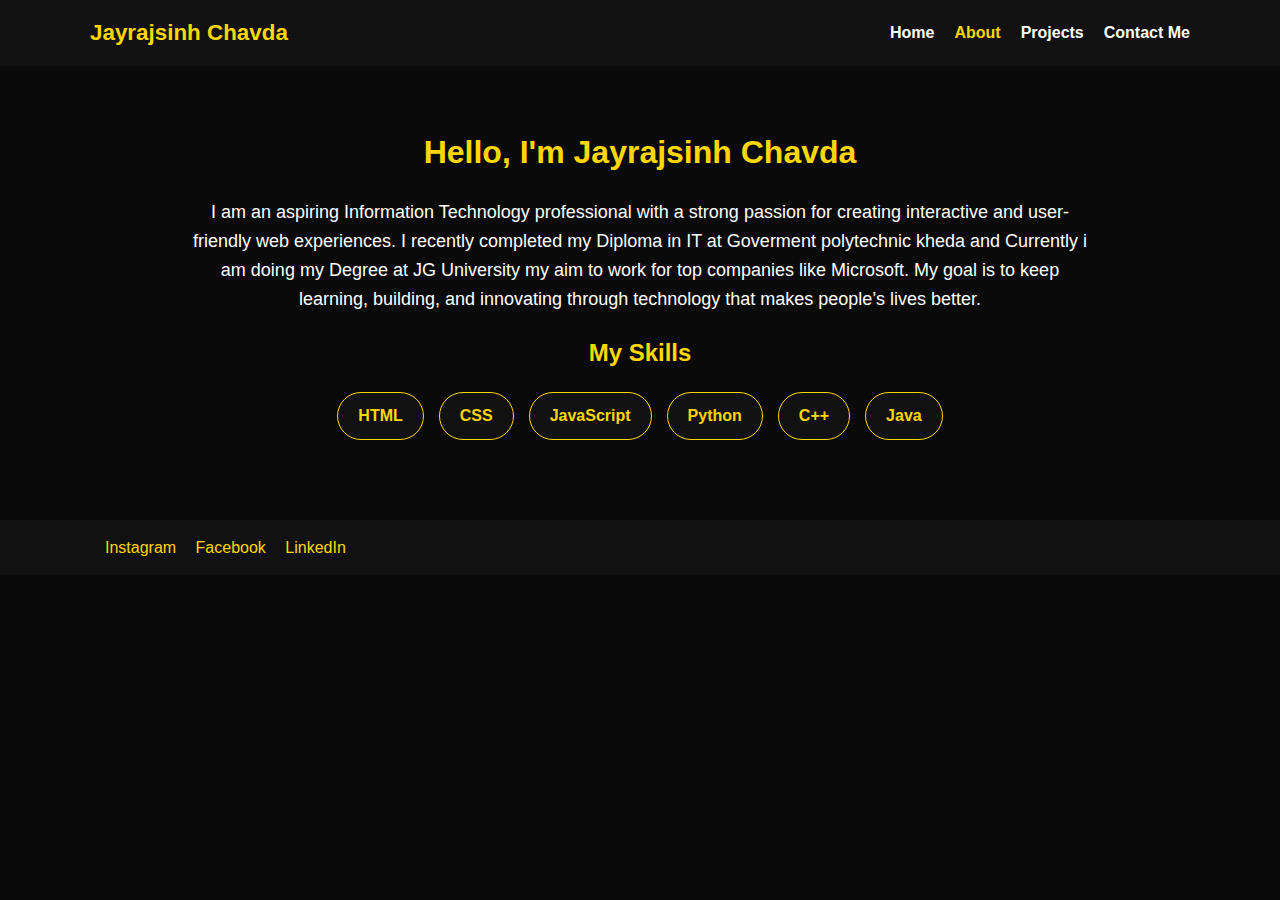
<file: about.html>
<!DOCTYPE html>
<html lang="en">
<head>
    <meta charset="UTF-8">
    <meta name="viewport" content="width=device-width, initial-scale=1.0">
    <title>About Me - Jayrajsinh Chavda</title>
    <link rel="stylesheet" href="style.css">
</head>
<body>

    <!-- Navigation -->
    <header>
        <nav>
            <div class="left">Jayrajsinh Chavda</div>
            <ul>
                <li><a href="index.html">Home</a></li>
                <li><a href="about.html" style="color: gold;">About</a></li>
                <li><a href="projects.html">Projects</a></li>
                <li><a href="contact.html">Contact Me</a></li>
            </ul>
        </nav>
    </header>

    <!-- About Section -->
    <section class="about-section">
        <h1>Hello, I'm <span style="color: gold;">Jayrajsinh Chavda</span></h1>
        <p>
            I am an aspiring Information Technology professional with a strong passion for creating 
            interactive and user-friendly web experiences. I recently completed my Diploma in IT at Goverment polytechnic kheda
            and Currently i am doing my Degree at JG University my aim to work for top companies like Microsoft.  
            My goal is to keep learning, building, and innovating through technology that makes 
            people’s lives better.
        </p>

        <!-- Skills Section -->
        <div class="skills">
            <h2>My Skills</h2>
            <div class="skills-list">
                <div class="skill-item">HTML</div>
                <div class="skill-item">CSS</div>
                <div class="skill-item">JavaScript</div>
                <div class="skill-item">Python</div>
                <div class="skill-item">C++</div>
                <div class="skill-item">Java</div>
            </div>
        </div>
    </section>

    <!-- Footer -->
    <footer>
        <div class="footer-container">
            
            <div class="footer-socials">
                <a href="https://www.instagram.com/jayrajsinh_03__?igsh=MTl6OGJxM2ZkMzdkdw==">Instagram</a>
                <a href="https://www.facebook.com/share/1SPT9Dgh1Q/">Facebook</a>
                <a href="https://www.linkedin.com/in/chavda-jayrajsinh-a12611333?utm_source=share&utm_campaign=share_via&utm_content=profile&utm_medium=android_app">LinkedIn</a>
            </div>
        </div>
    </footer>

</body>
</html>
</file>
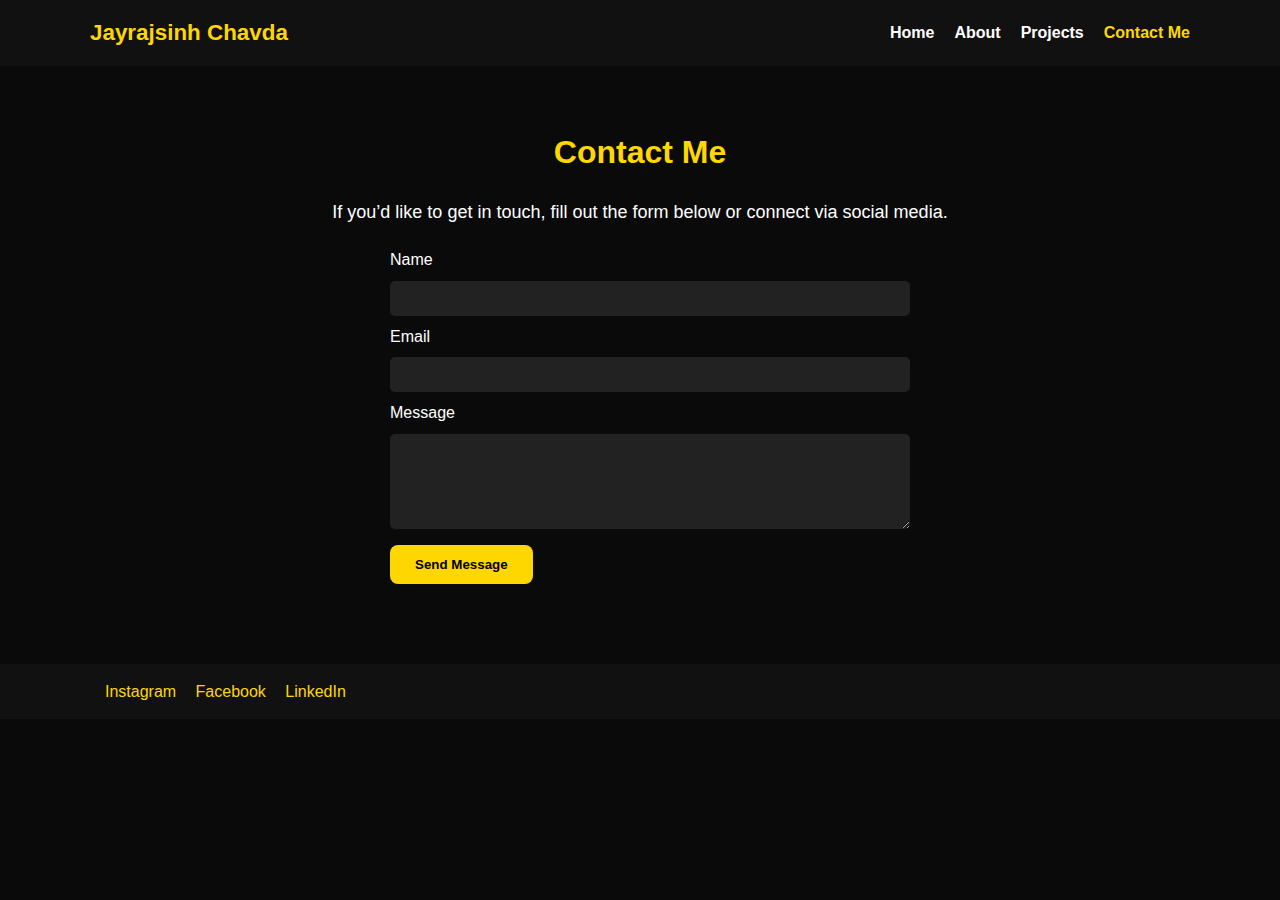
<file: contact.html>
<!DOCTYPE html>
<html lang="en">
<head>
    <meta charset="UTF-8">
    <meta name="viewport" content="width=device-width, initial-scale=1.0">
    <title>Contact Me - Jayrajsinh Chavda</title>
    <link rel="stylesheet" href="style.css">
</head>
<body>

    <!-- Navigation -->
    <header>
        <nav>
            <div class="left">Jayrajsinh Chavda</div>
            <ul>
                <li><a href="home.html">Home</a></li>
                <li><a href="about.html">About</a></li>
                <li><a href="projects.html">Projects</a></li>
                <li><a href="contact.html" style="color: gold;">Contact Me</a></li>
            </ul>
        </nav>
    </header>

    <!-- Contact Form -->
    <section class="about-section">
        <h1>Contact <span style="color: gold;">Me</span></h1>
        <p>If you’d like to get in touch, fill out the form below or connect via social media.</p>

        <form style="max-width: 500px; margin: auto; text-align: left;">
            <label>Name</label><br>
            <input type="text" style="width: 100%; padding: 10px; margin: 8px 0;"><br>
            
            <label>Email</label><br>
            <input type="email" style="width: 100%; padding: 10px; margin: 8px 0;"><br>
            
            <label>Message</label><br>
            <textarea style="width: 100%; padding: 10px; margin: 8px 0;" rows="5"></textarea><br>
            
            <button style="background-color: gold; color: black; padding: 12px 25px; border: none; border-radius: 8px; cursor: pointer;">
                Send Message
            </button>
        </form>
    </section>

    <!-- Footer -->
    <footer>
        <div class="footer-container">
            
            <div class="footer-socials">
               <a href="https://www.instagram.com/jayrajsinh_03__?igsh=MTl6OGJxM2ZkMzdkdw==">Instagram</a>
                <a href="https://www.facebook.com/share/1SPT9Dgh1Q/">Facebook</a>
                <a href="https://www.linkedin.com/in/chavda-jayrajsinh-a12611333?utm_source=share&utm_campaign=share_via&utm_content=profile&utm_medium=android_app">LinkedIn</a>
            </div>
        </div>
    </footer>

</body>
</html>
</file>
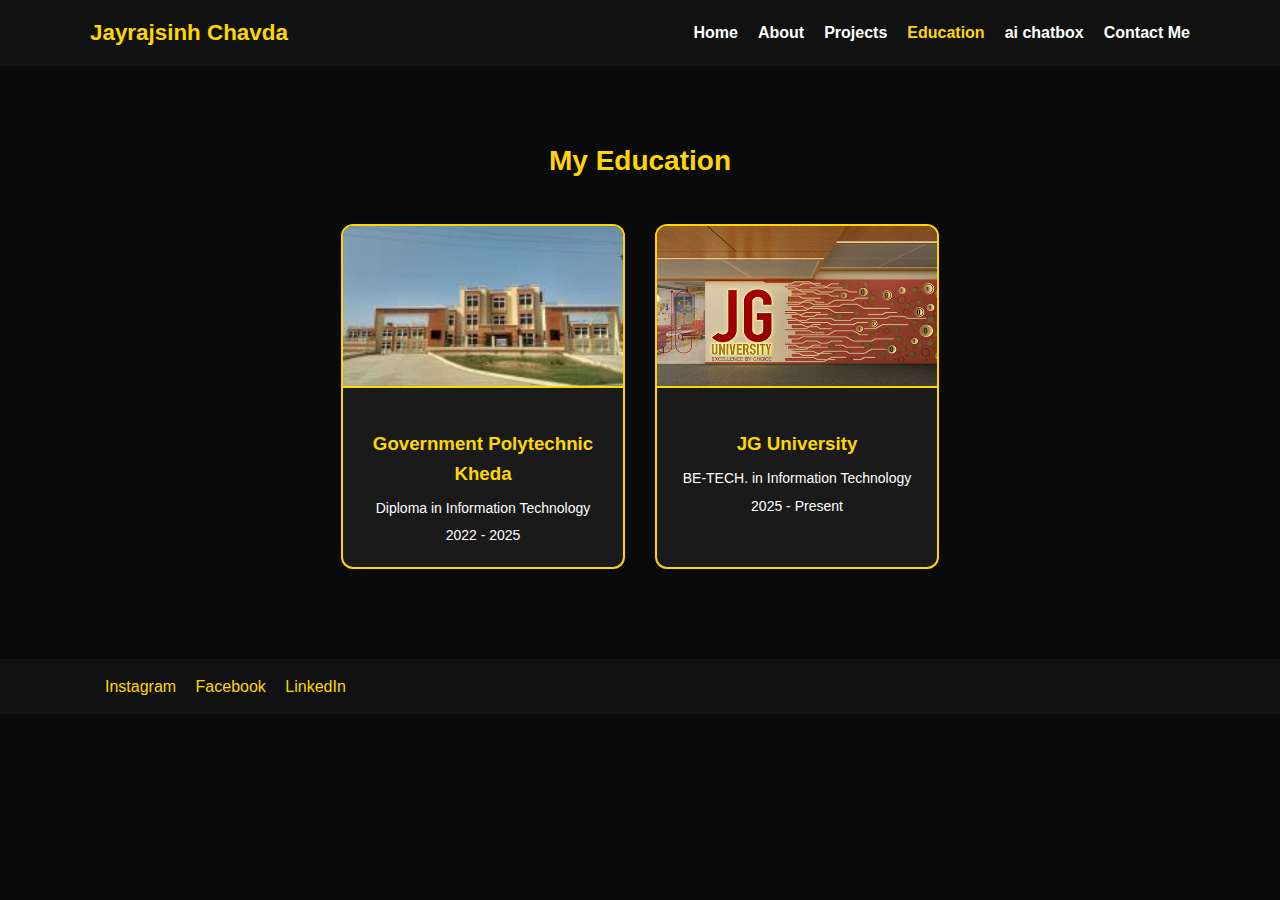
<file: education.html>
<!DOCTYPE html>
<html lang="en">
<head>
  <meta charset="UTF-8">
  <meta name="viewport" content="width=device-width, initial-scale=1.0">
  <title>Education - Portfolio</title>
  <link rel="stylesheet" href="style.css">
  <style>

    section {
      padding: 50px;
      text-align: center;
    }

    section h2 {
      color: gold;
      margin-bottom: 40px;
      font-size: 28px;
    }
    
    .education-container {
      display: flex;
      justify-content: center;
      gap: 30px;
      flex-wrap: wrap;
    }

    .edu-card {
      background-color: #1a1a1a;
      border: 2px solid gold;
      border-radius: 12px;
      width: 280px;
      transition: transform 0.4s ease, box-shadow 0.4s ease;
      overflow: hidden;
    }

    .edu-card:hover {
      transform: scale(1.05);
      box-shadow: 0 0 25px gold;
    }

    .edu-card img {
      width: 100%;
      height: 160px;
      object-fit: cover;
      border-bottom: 2px solid gold;
    }

    .edu-info {
      padding: 15px;
    }

    .edu-info h3 {
      color: gold;
      margin-bottom: 8px;
    }

    .edu-info p {
      margin: 5px 0;
      font-size: 14px;
    }

   
  </style>
</head>
<body>

  <!-- Header -->
  <header>
        <nav>
            <div class="left">Jayrajsinh Chavda</div>
            <ul>
                <li><a href="home.html">Home</a></li>
                <li><a href="about.html">About</a></li>
                <li><a href="projects.html">Projects</a></li>
                <li><a href="education.html" style="color: gold;">Education</a></li>
                <li><a href="aichatbox.html">ai chatbox</a></li>
                <li><a href="contact.html">Contact Me</a></li>
            </ul>
        </nav>
    </header>

  <!-- Education Section -->
  <section>
    <h2>My Education</h2>
    <div class="education-container">
      
      <!-- College 1 -->
      <div class="edu-card">
        <img src="clg1.jpg" alt="Government Polytechnic Kheda">
        <div class="edu-info">
          <h3>Government Polytechnic Kheda</h3>
          <p>Diploma in Information Technology</p>
          <p>2022 - 2025</p>
        </div>
      </div>

      <!-- College 2 -->
      <div class="edu-card">
        <img src="clg2.jpg" alt="JG University">
        <div class="edu-info">
          <h3>JG University</h3>
          <p>BE-TECH. in Information Technology</p>
          <p>2025 - Present</p>
        </div>
      </div>

    </div>
  </section>

  <!-- Footer -->
    <footer>
        <div class="footer-container">
            
            <div class="footer-socials">
                <a href="https://www.instagram.com/jayrajsinh_03__?igsh=MTl6OGJxM2ZkMzdkdw==">Instagram</a>
                <a href="https://www.facebook.com/share/1SPT9Dgh1Q/">Facebook</a>
                <a href="https://www.linkedin.com/in/chavda-jayrajsinh-a12611333?utm_source=share&utm_campaign=share_via&utm_content=profile&utm_medium=android_app">LinkedIn</a>
            </div>
        </div>
    </footer>

</body>
</html>
</file>
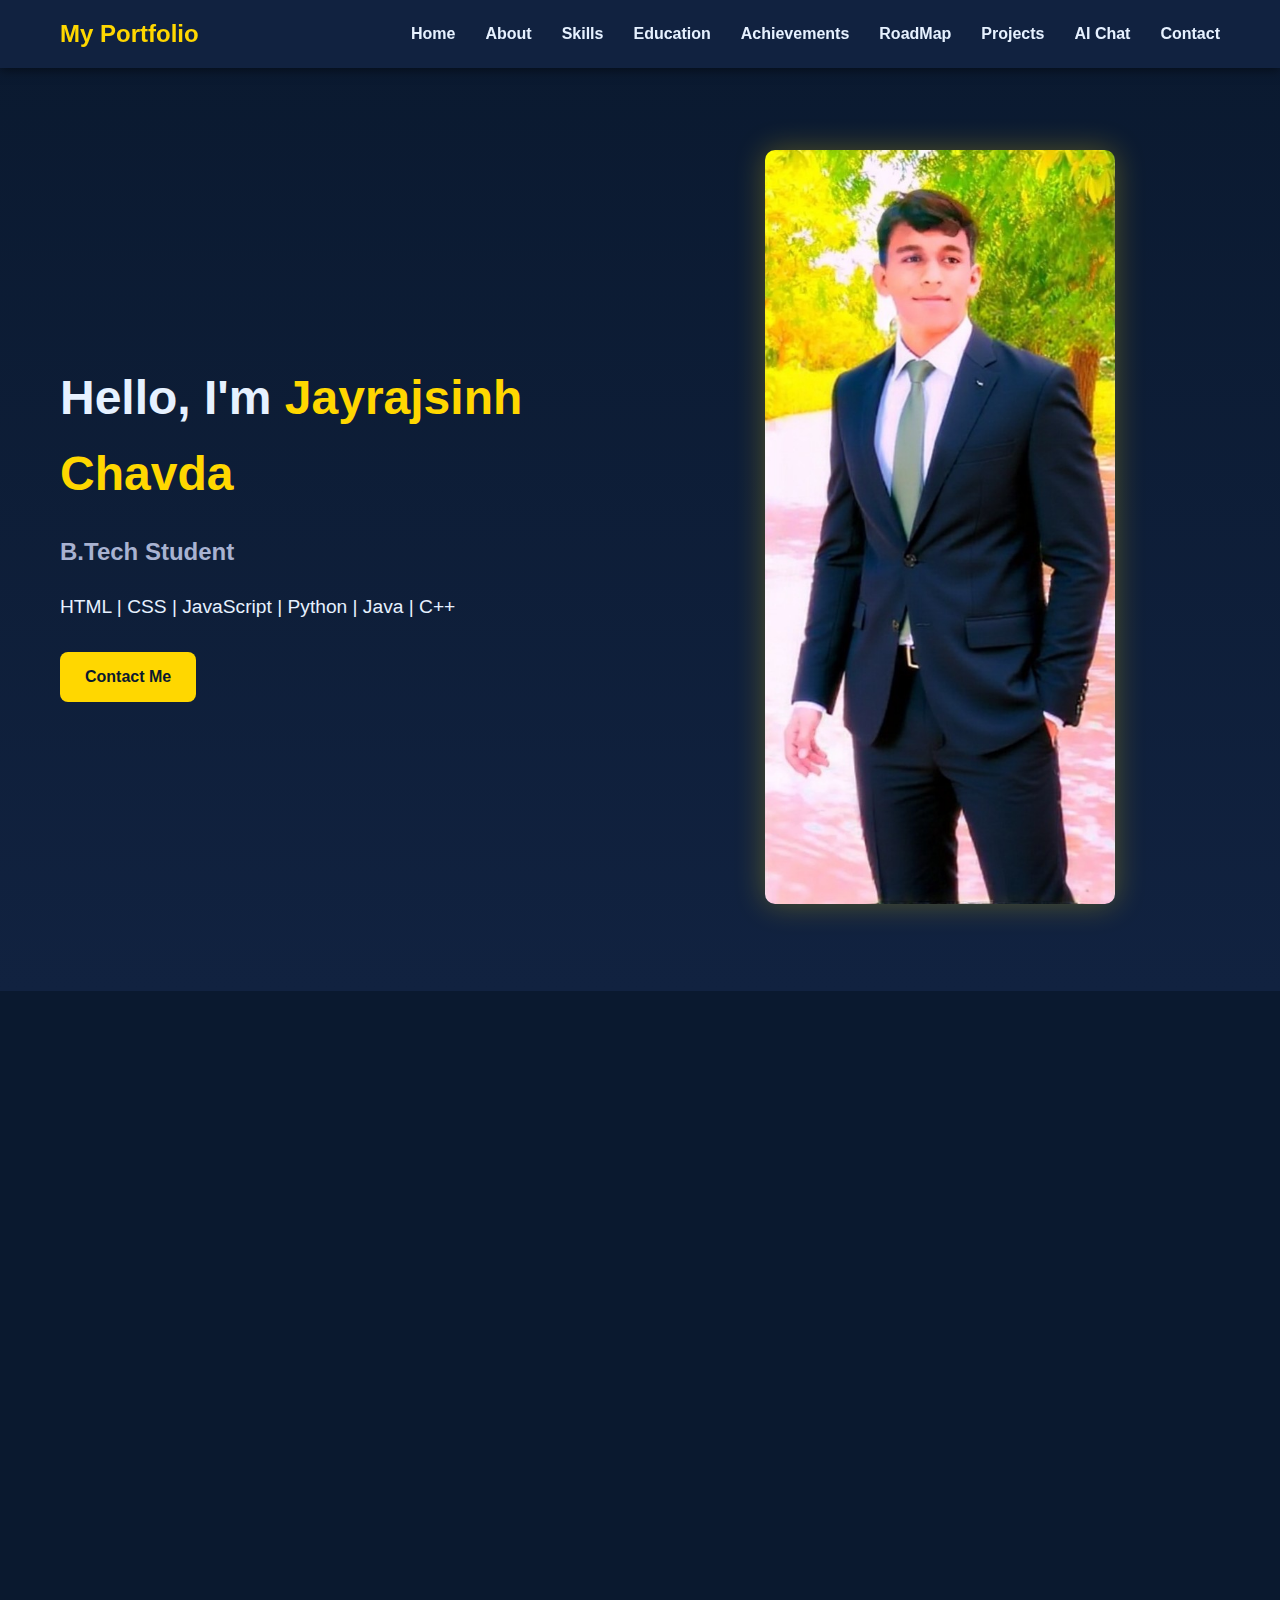
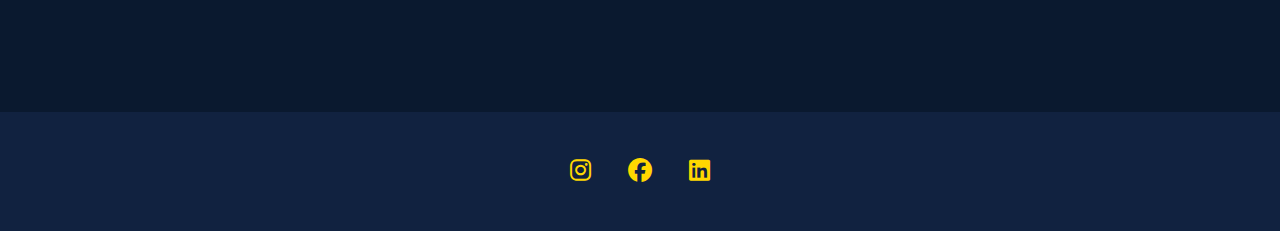
<file: home.html>
<!DOCTYPE html>
<html lang="en">
<head>
  <meta charset="UTF-8">
  <meta name="viewport" content="width=device-width, initial-scale=1.0">
  <title>Jayrajsinh Chavda - Portfolio</title>
  <link rel="stylesheet" href="https://cdnjs.cloudflare.com/ajax/libs/font-awesome/6.5.0/css/all.min.css">
  <style>
    /* ===== GLOBAL STYLES ===== */
    * {
      margin: 0;
      padding: 0;
      box-sizing: border-box;
    }
    
    :root {
      --dark-blue: #0a192f;
      --navy: #112240;
      --light-navy: #233554;
      --gold: #ffd700;
      --light-gold: #f9d71c;
      --accent: #3f5efb;
      --text: #e6f1ff;
      --text-secondary: #a8b2d1;
    }
    
    body {
      font-family: 'Arial', sans-serif;
      background-color: var(--dark-blue);
      color: var(--text);
      line-height: 1.6;
      overflow-x: hidden;
    }
    
    .container {
      max-width: 1200px;
      margin: 0 auto;
      padding: 0 20px;
    }
    
    section {
      padding: 80px 0;
      opacity: 0;
      transform: translateY(20px);
      transition: all 0.8s ease;
    }
    
    section.visible {
      opacity: 1;
      transform: translateY(0);
    }
    
    h1, h2, h3 {
      margin-bottom: 20px;
    }
    
    .gold-text {
      color: var(--gold);
    }
    
    .btn {
      display: inline-block;
      background: var(--gold);
      color: var(--dark-blue);
      padding: 12px 25px;
      border: none;
      border-radius: 8px;
      font-weight: bold;
      cursor: pointer;
      text-decoration: none;
      transition: all 0.3s ease;
    }
    
    .btn:hover {
      background: var(--light-gold);
      transform: translateY(-3px);
      box-shadow: 0 5px 15px rgba(255, 215, 0, 0.4);
    }
    
    .section-title {
      text-align: center;
      margin-bottom: 50px;
      font-size: 2.5rem;
    }
    
    /* ===== NAVIGATION ===== */
    header {
      background-color: var(--navy);
      padding: 15px 0;
      position: fixed;
      width: 100%;
      top: 0;
      z-index: 1000;
      box-shadow: 0 2px 10px rgba(0, 0, 0, 0.5);
    }
    
    nav {
      display: flex;
      justify-content: space-between;
      align-items: center;
    }
    
    .logo {
      font-size: 1.5rem;
      font-weight: bold;
      color: var(--gold);
    }
    
    .nav-links {
      display: flex;
      list-style: none;
      gap: 30px;
    }
    
    .nav-links li a {
      color: var(--text);
      text-decoration: none;
      font-weight: bold;
      transition: 0.3s;
      position: relative;
    }
    
    .nav-links li a:hover {
      color: var(--gold);
    }
    
    .nav-links li a::after {
      content: '';
      position: absolute;
      width: 0;
      height: 2px;
      bottom: -5px;
      left: 0;
      background-color: var(--gold);
      transition: width 0.3s;
    }
    
    .nav-links li a:hover::after {
      width: 100%;
    }
    
    .mobile-menu-btn {
      display: none;
      background: none;
      border: none;
      color: var(--text);
      font-size: 1.5rem;
      cursor: pointer;
    }
    
    /* ===== HERO SECTION ===== */
    #hero {
      padding-top: 150px;
      padding-bottom: 80px;
      background: linear-gradient(to bottom, var(--dark-blue), var(--navy));
    }
    
    .hero-content {
      display: flex;
      align-items: center;
      justify-content: space-between;
      gap: 40px;
    }
    
    .hero-text {
      flex: 1;
    }
    
    .hero-text h1 {
      font-size: 3rem;
      margin-bottom: 20px;
    }
    
    .hero-text h3 {
      font-size: 1.5rem;
      margin-bottom: 20px;
      color: var(--text-secondary);
    }
    
    .hero-text p {
      font-size: 1.2rem;
      margin-bottom: 30px;
    }
    
    .hero-image {
      flex: 1;
      text-align: center;
    }
    
    .hero-image img {
      width: 100%;
      max-width: 350px;
      border-radius: 10px;
      box-shadow: 0 0 30px rgba(255, 215, 0, 0.3);
      transition: transform 0.3s;
    }
    
    .hero-image img:hover {
      transform: scale(1.03);
    }
    
    /* ===== ABOUT SECTION ===== */
    #about {
      background-color: var(--navy);
    }
    
    .about-content {
      text-align: center;
      max-width: 800px;
      margin: 0 auto;
    }
    
    .about-content p {
      font-size: 1.1rem;
      margin-bottom: 40px;
      line-height: 1.8;
    }
    
    /* ===== SKILLS SECTION ===== */
    #skills {
      background-color: var(--dark-blue);
    }
    
    .skills-container {
      display: grid;
      grid-template-columns: repeat(auto-fill, minmax(250px, 1fr));
      gap: 25px;
      margin-top: 30px;
    }
    
    .skill-card {
      background: linear-gradient(145deg, var(--navy), var(--light-navy));
      border: 1px solid #333;
      border-radius: 12px;
      padding: 25px;
      text-align: center;
      transition: all 0.3s ease;
      box-shadow: 0 5px 15px rgba(0, 0, 0, 0.2);
      opacity: 0;
      transform: translateY(20px);
    }
    
    .skill-card.visible {
      opacity: 1;
      transform: translateY(0);
    }
    
    .skill-card:hover {
      transform: translateY(-10px);
      border-color: var(--gold);
      box-shadow: 0 10px 25px rgba(255, 215, 0, 0.2);
    }
    
    .skill-icon {
      font-size: 3.5rem;
      margin-bottom: 20px;
      color: var(--gold);
    }
    
    .skill-name {
      font-size: 1.4rem;
      margin-bottom: 10px;
      color: var(--gold);
    }
    
    .skill-bar {
      height: 6px;
      background: #333;
      border-radius: 3px;
      margin: 15px 0;
      overflow: hidden;
    }
    
    .skill-progress {
      height: 100%;
      background: var(--gold);
      border-radius: 3px;
      width: 0;
      transition: width 1.5s ease-in-out;
    }
    
    /* ===== EDUCATION SECTION ===== */
    #education {
      background-color: var(--navy);
    }
    
    .education-container {
      display: flex;
      justify-content: center;
      gap: 30px;
      flex-wrap: wrap;
    }
    
    .edu-card {
      background-color: var(--light-navy);
      border: 2px solid var(--gold);
      border-radius: 12px;
      width: 100%;
      max-width: 350px;
      transition: transform 0.4s ease, box-shadow 0.4s ease;
      overflow: hidden;
      opacity: 0;
      transform: translateY(20px);
    }
    
    .edu-card.visible {
      opacity: 1;
      transform: translateY(0);
    }
    
    .edu-card:hover {
      transform: scale(1.03);
      box-shadow: 0 0 25px var(--gold);
    }
    
    .edu-card img {
      width: 100%;
      height: 180px;
      object-fit: cover;
      border-bottom: 2px solid var(--gold);
    }
    
    .edu-info {
      padding: 20px;
    }
    
    .edu-info h3 {
      color: var(--gold);
      margin-bottom: 10px;
    }
    
    .edu-info p {
      margin: 8px 0;
      font-size: 14px;
      color: var(--text-secondary);
    }
    
    /* ===== PROJECTS SECTION ===== */
    #projects {
      background-color: var(--dark-blue);
    }
    
    .projects-intro {
      text-align: center;
      max-width: 800px;
      margin: 0 auto 40px;
    }
    
    .projects-container {
      display: flex;
      justify-content: center;
      gap: 30px;
      flex-wrap: wrap;
    }
    
    .project-link {
      display: inline-block;
      padding: 12px 25px;
      border: 2px solid var(--gold);
      border-radius: 30px;
      color: var(--gold);
      text-decoration: none;
      margin: 10px;
      transition: all 0.3s ease;
      font-weight: bold;
      opacity: 0;
      transform: translateY(20px);
    }
    
    .project-link.visible {
      opacity: 1;
      transform: translateY(0);
    }
    
    .project-link:hover {
      background-color: var(--gold);
      color: var(--dark-blue);
      transform: translateY(-3px);
      box-shadow: 0 5px 15px rgba(255, 215, 0, 0.3);
    }
    
    /* ===== CHAT SECTION ===== */
    #chat {
      background-color: var(--navy);
    }
    
    .chat-wrapper {
      display: flex;
      justify-content: center;
    }
    
    .chat-container {
      width: 100%;
      max-width: 600px;
      border: 2px solid var(--gold);
      border-radius: 12px;
      overflow: hidden;
      box-shadow: 0 0 20px rgba(0, 0, 0, 0.6);
      background: var(--light-navy);
      opacity: 0;
      transform: translateY(20px);
    }
    
    .chat-container.visible {
      opacity: 1;
      transform: translateY(0);
    }
    
    .chat-header {
      background: var(--gold);
      color: var(--dark-blue);
      font-weight: bold;
      text-align: center;
      padding: 15px;
      font-size: 1.2rem;
    }
    
    .chat-messages {
      height: 300px;
      padding: 15px;
      overflow-y: auto;
      background: var(--navy);
      display: flex;
      flex-direction: column;
      gap: 10px;
    }
    
    .message {
      padding: 10px 15px;
      border-radius: 8px;
      max-width: 80%;
      line-height: 1.4;
    }
    
    .bot-message {
      background: #374151;
      color: white;
      align-self: flex-start;
    }
    
    .user-message {
      background: var(--gold);
      color: var(--dark-blue);
      align-self: flex-end;
    }
    
    .typing {
      font-style: italic;
      color: #aaa;
    }
    
    .chat-input {
      display: flex;
      border-top: 2px solid var(--gold);
    }
    
    .chat-input input {
      flex: 1;
      padding: 12px;
      border: none;
      outline: none;
      font-size: 16px;
      background: var(--navy);
      color: var(--text);
    }
    
    .chat-input button {
      background: var(--gold);
      color: var(--dark-blue);
      border: none;
      padding: 12px 20px;
      font-size: 16px;
      cursor: pointer;
      transition: 0.3s;
      font-weight: bold;
    }
    
    .chat-input button:hover {
      background: var(--light-gold);
    }
    
    /* ===== CONTACT SECTION ===== */
    #contact {
      background-color: var(--dark-blue);
    }
    
    .contact-container {
      max-width: 600px;
      margin: 0 auto;
    }
    
    .contact-form {
      display: flex;
      flex-direction: column;
      gap: 20px;
    }
    
    .form-group {
      display: flex;
      flex-direction: column;
    }
    
    .form-group label {
      margin-bottom: 8px;
      font-weight: bold;
    }
    
    .form-group input,
    .form-group textarea {
      padding: 12px;
      border: 1px solid #333;
      border-radius: 8px;
      background: var(--navy);
      color: var(--text);
      font-size: 1rem;
    }
    
    .form-group textarea {
      min-height: 150px;
      resize: vertical;
    }
    
    /* ===== FOOTER ===== */
    footer {
      background-color: var(--navy);
      padding: 40px 0 20px;
      text-align: center;
    }
    
    .footer-socials {
      margin-bottom: 20px;
    }
    
    .footer-socials a {
      color: var(--gold);
      margin: 0 15px;
      font-size: 1.5rem;
      text-decoration: none;
      transition: 0.3s;
    }
    
    .footer-socials a:hover {
      color: var(--light-gold);
    }
    
    .copyright {
      color: var(--text-secondary);
      font-size: 0.9rem;
    }
    
    /* ===== ANIMATIONS ===== */
    @keyframes pulse {
      0% { box-shadow: 0 0 0 0 rgba(255, 215, 0, 0.7); }
      70% { box-shadow: 0 0 0 15px rgba(255, 215, 0, 0); }
      100% { box-shadow: 0 0 0 0 rgba(255, 215, 0, 0); }
    }
    
    @keyframes float {
      0% { transform: translateY(0); }
      50% { transform: translateY(-10px); }
      100% { transform: translateY(0); }
    }
    
    .floating {
      animation: float 6s ease-in-out infinite;
    }
    
    /* Scroll progress indicator */
    .scroll-progress {
      position: fixed;
      top: 0;
      left: 0;
      width: 0%;
      height: 4px;
      background: linear-gradient(90deg, var(--accent), var(--gold));
      z-index: 1000;
      transition: width 0.2s ease;
    }
    
    /* ===== RESPONSIVE DESIGN ===== */
    @media (max-width: 992px) {
      .hero-content {
        flex-direction: column;
        text-align: center;
      }
      
      .hero-text h1 {
        font-size: 2.5rem;
      }
    }
    
    @media (max-width: 768px) {
      .nav-links {
        display: none;
        flex-direction: column;
        position: absolute;
        top: 100%;
        left: 0;
        width: 100%;
        background-color: var(--navy);
        padding: 20px;
        box-shadow: 0 5px 10px rgba(0, 0, 0, 0.3);
      }
      
      .nav-links.active {
        display: flex;
      }
      
      .mobile-menu-btn {
        display: block;
      }
      
      .section-title {
        font-size: 2rem;
      }
      
      .skills-container {
        grid-template-columns: repeat(auto-fill, minmax(200px, 1fr));
      }
    }
  </style>
</head>
<body>
  <!-- Scroll Progress Bar -->
  <div class="scroll-progress"></div>
  
  <!-- Navigation -->
  <header>
    <div class="container">
      <nav>
        <div class="logo">My Portfolio</div>
        <ul class="nav-links">
          <li><a href="#hero">Home</a></li>
          <li><a href="#about">About</a></li>
          <li><a href="#skills">Skills</a></li>
          <li><a href="#education">Education</a></li>
          <li><a href="Marksheet.html">Achievements</a></li>
          <li><a href="Roadmap.html">RoadMap</a></li>
          <li><a href="#projects">Projects</a></li>
          <li><a href="#chat">AI Chat</a></li>
          <li><a href="#contact">Contact</a></li>
        </ul>
        <button class="mobile-menu-btn">
          <i class="fas fa-bars"></i>
        </button>
      </nav>
    </div>
  </header>

  <!-- Hero Section -->
  <section id="hero">
    <div class="container">
      <div class="hero-content">
        <div class="hero-text">
          <h1>Hello, I'm <span class="gold-text">Jayrajsinh Chavda</span></h1>
          <h3>B.Tech Student</h3>
          <p>HTML | CSS | JavaScript | Python | Java | C++</p>
          <a href="#contact" class="btn">Contact Me</a>
        </div>
        <div class="hero-image">
          <img src="my photo2.jpg" alt="Jayrajsinh Chavda" class="floating">
        </div>
      </div>
    </div>
  </section>

  <!-- About Section -->
  <section id="about">
    <div class="container">
      <h2 class="section-title">About <span class="gold-text">Me</span></h2>
      <div class="about-content">
        <p>
          I am an aspiring Information Technology professional with a strong passion for creating 
          interactive and user-friendly web experiences. I recently completed my Diploma in IT at 
          Government Polytechnic Kheda and currently I am pursuing my Degree at JG University. 
          My aim is to work for top companies like Microsoft. My goal is to keep learning, building, 
          and innovating through technology that makes people's lives better.
        </p>
        <a href="#contact" class="btn">Get In Touch</a>
      </div>
    </div>
  </section>

  <!-- Skills Section -->
  <section id="skills">
    <div class="container">
      <h2 class="section-title">My <span class="gold-text">Skills</span></h2>
      <div class="skills-container">
        <!-- HTML Skill -->
        <div class="skill-card">
          <div class="skill-icon">
            <i class="fab fa-html5"></i>
          </div>
          <h3 class="skill-name">HTML</h3>
          <div class="skill-bar">
            <div class="skill-progress" data-width="90%"></div>
          </div>
           <p class="skill-desc">Semantic markup, accessibility, and modern HTML5 features.</p>
        </div>
        
        <!-- CSS Skill -->
        <div class="skill-card">
          <div class="skill-icon">
            <i class="fab fa-css3-alt"></i>
          </div>
          <h3 class="skill-name">CSS</h3>
          <div class="skill-bar">
            <div class="skill-progress" data-width="90%"></div>
          </div>
          <p class="skill-desc">Flexbox, Grid, animations, and responsive design principles.</p>
        </div>
        
        <!-- JavaScript Skill -->
        <div class="skill-card">
          <div class="skill-icon">
            <i class="fab fa-js-square"></i>
          </div>
          <h3 class="skill-name">JavaScript</h3>
          <div class="skill-bar">
            <div class="skill-progress" data-width="70%"></div>
          </div>
           <p class="skill-desc">ES6+, DOM manipulation, async programming, and APIs.</p>
        </div>
        
        <!-- Python Skill -->
        <div class="skill-card">
          <div class="skill-icon">
            <i class="fab fa-python"></i>
          </div>
          <h3 class="skill-name">Python</h3>
          <div class="skill-bar">
            <div class="skill-progress" data-width="40%"></div>
          </div>
          <p>I have a basic understanding of this language and am still working on it.</p>
        </div>
        
        <!-- Java Skill -->
        <div class="skill-card">
          <div class="skill-icon">
            <i class="fab fa-java"></i>
          </div>
          <h3 class="skill-name">Java</h3>
          <div class="skill-bar">
            <div class="skill-progress" data-width="30%"></div>
          </div>
          <p>I have a basic understanding of this language and am still working on it.</p>
        </div>
        
        <!-- C++ Skill -->
        <div class="skill-card">
          <div class="skill-icon">
            <i class="fas fa-code"></i>
          </div>
          <h3 class="skill-name">C++</h3>
          <div class="skill-bar">
            <div class="skill-progress" data-width="30%"></div>
          </div>
          <p>I have a basic understanding of this language and am still working on it.</p>
        </div>
      </div>
    </div>
  </section>

  <!-- Education Section -->
  <section id="education">
    <div class="container">
      <h2 class="section-title">My <span class="gold-text">Education</span></h2>
      <div class="education-container">
        <div class="edu-card">
          <img src="SCHOOL.jpg" alt="Eklavya Education Campus">
          <div class="edu-info">
            <h3>Eklavya Education Campus</h3>
            <p>10th Standard SSC (76.29%)</p>
            <p>2022</p>
          </div>
        </div>
        
        <div class="edu-card">
          <img src="clg1.jpg" alt="Government Polytechnic Kheda">
          <div class="edu-info">
            <h3>Government Polytechnic Kheda</h3>
            <p>Diploma in Information Technology</p>
            <p>2022 - 2025</p>
          </div>
        </div>

        <div class="edu-card">
          <img src="clg2.jpg" alt="JG University">
          <div class="edu-info">
            <h3>JG University</h3>
            <p>B.Tech in Information Technology</p>
            <p>2025 - Pursuing</p>
          </div>
        </div>
      </div>
    </div>
  </section>

  <!-- Projects Section -->
  <section id="projects">
    <div class="container">
      <h2 class="section-title">My <span class="gold-text">Projects</span></h2>
      <div class="projects-intro">
        <p>Here are some of the projects I have worked on recently.</p>
      </div>
      <div class="projects-container">
        <a href="#" class="project-link">Portfolio Website</a>
        <a href="https://jayrajsinh33.github.io/FRIENDSHIP-BOND-CHEKER/" 
           target="_blank" class="project-link">Bond Checker</a>
      </div>
    </div>
  </section>

  <!-- Chat Section -->
  <section id="chat">
    <div class="container">
      <h2 class="section-title">Chat with <span class="gold-text">AI</span></h2>
      <div class="chat-wrapper">
        <div class="chat-container">
          <div class="chat-header">AI Assistant</div>
          <div class="chat-messages" id="chatMessages">
            <div class="message bot-message">Hello! 👋 I'm your AI assistant. How can I help you today?</div>
          </div>
          <div class="chat-input">
            <input type="text" id="userInput" placeholder="Type your message...">
            <button onclick="sendMessage()">Send</button>
          </div>
        </div>
      </div>
    </div>
  </section>

  <!-- Contact Section -->
  <section id="contact">
    <div class="container">
      <h2 class="section-title">Contact <span class="gold-text">Me</span></h2>
      <div class="contact-container">
        <p class="projects-intro">If you'd like to get in touch, fill out the form below or connect via social media.</p>
        <form class="contact-form">
          <div class="form-group">
            <label for="name">Name</label>
            <input type="text" id="name" required>
          </div>
          <div class="form-group">
            <label for="email">Email</label>
            <input type="email" id="email" required>
          </div>
          <div class="form-group">
            <label for="message">Message</label>
            <textarea id="message" required></textarea>
          </div>
          <button type="submit" class="btn">Send Message</button>
        </form>
      </div>
    </div>
  </section>

  <!-- Footer -->
  <footer>
    <div class="container">
      <div class="footer-socials">
        <a href="https://www.instagram.com/jayrajsinh_03__?igsh=MTl6OGJxM2ZkMzdkdw==" target="_blank" class="floating" style="animation-delay: 0s;">
          <i class="fab fa-instagram"></i>
        </a>
        <a href="https://www.facebook.com/share/1SPT9Dgh1Q/" target="_blank" class="floating" style="animation-delay: 0.5s;">
          <i class="fab fa-facebook"></i>
        </a>
        <a href="https://www.linkedin.com/in/chavda-jayrajsinh-a12611333?utm_source=share&utm_campaign=share_via&utm_content=profile&utm_medium=android_app" target="_blank" class="floating" style="animation-delay: 1s;">
          <i class="fab fa-linkedin"></i>
        </a>
      </div>
    </div>
  </footer>

  <!-- JavaScript -->
  <script>
    // Mobile menu toggle
    const menuBtn = document.querySelector('.mobile-menu-btn');
    const navLinks = document.querySelector('.nav-links');
    
    menuBtn.addEventListener('click', () => {
      navLinks.classList.toggle('active');
    });
    
    // Close mobile menu when clicking on a link
    document.querySelectorAll('.nav-links a').forEach(link => {
      link.addEventListener('click', () => {
        navLinks.classList.remove('active');
      });
    });
    
    // Form submission
    document.querySelector('.contact-form').addEventListener('submit', function(e) {
      e.preventDefault();
      alert('Thank you for your message! I will get back to you soon.');
      this.reset();
    });
    
    // Animation for sections when they come into view
    document.addEventListener('DOMContentLoaded', function() {
      const sections = document.querySelectorAll('section');
      const skillCards = document.querySelectorAll('.skill-card');
      const eduCards = document.querySelectorAll('.edu-card');
      const projectLinks = document.querySelectorAll('.project-link');
      const chatContainer = document.querySelector('.chat-container');
      
      const observer = new IntersectionObserver((entries) => {
        entries.forEach(entry => {
          if (entry.isIntersecting) {
            entry.target.classList.add('visible');
          }
        });
      }, {
        threshold: 0.2
      });
      
      sections.forEach(section => {
        observer.observe(section);
      });
      
      skillCards.forEach(card => {
        observer.observe(card);
      });
      
      eduCards.forEach(card => {
        observer.observe(card);
      });
      
      projectLinks.forEach(link => {
        observer.observe(link);
      });
      
      if (chatContainer) {
        observer.observe(chatContainer);
      }
      
      // Scroll progress indicator
      const scrollProgress = document.querySelector('.scroll-progress');
      window.addEventListener('scroll', () => {
        const windowHeight = document.documentElement.scrollHeight - window.innerHeight;
        const scrolled = (window.scrollY / windowHeight) * 100;
        scrollProgress.style.width = `${scrolled}%`;
      });
      
      // Animate skill bars when section is in view
      const skillSection = document.getElementById('skills');
      const skillBars = document.querySelectorAll('.skill-progress');
      
      const skillObserver = new IntersectionObserver((entries) => {
        entries.forEach(entry => {
          if (entry.isIntersecting) {
            skillBars.forEach(bar => {
              const width = bar.getAttribute('data-width');
              bar.style.width = width;
            });
          }
        });
      }, { threshold: 0.5 });
      
      skillObserver.observe(skillSection);
    });
  </script>

  <!-- Chatbot Script -->
  <script>
    const chatMessages = document.getElementById("chatMessages");
    const userInput = document.getElementById("userInput");

    /* ---------- Auto-scroll ---------- */
    function scrollToBottom() {
      chatMessages.scrollTop = chatMessages.scrollHeight;
    }

    /* ---------- Render bubbles ---------- */
    function appendMessage(text, who = "user") {
      const bubble = document.createElement("div");
      bubble.className = (who === "user") ? "user-message message" : "bot-message message";
      bubble.innerHTML = text;
      chatMessages.appendChild(bubble);
      scrollToBottom();
    }

    function showTyping() {
      const t = document.createElement("div");
      t.className = "bot-message message typing";
      t.id = "typing";
      t.textContent = "💭 AI is typing…";
      chatMessages.appendChild(t);
      scrollToBottom();
    }
    
    function hideTyping() {
      const t = document.getElementById("typing");
      if (t) t.remove();
    }

    /* ---------- Knowledge Base ---------- */
    const KB = {
      profile: {
        name: "Jayrajsinh Chavda",
        role: "Information Technology student / Web Developer",
        summary:
          "I'm an aspiring IT professional passionate about creating interactive, user-friendly web experiences. Diploma in IT (Govt. Polytechnic Kheda), currently pursuing Degree at JG University. Goal: work for top companies like Microsoft and build technology that improves lives."
      },
      skills: ["HTML", "CSS", "JavaScript", "Python", "C++", "Java", "Content Creation"],
      projects: [
        { title: "Portfolio Website", url: "#" },
        { title: "Bond Checker", url: "https://jayrajsinh33.github.io/FRIENDSHIP-BOND-CHEKER/" }
      ],
      education: [
        { institute: "Government Polytechnic Kheda", course: "Diploma in Information Technology", period: "2022 – 2025" },
        { institute: "JG University", course: "B.E. / B.Tech in Information Technology", period: "2025 – Present" }
      ],
      navigation: {
        home: "#hero",
        about: "#about",
        projects: "#projects",
        education: "#education",
        contact: "#contact",
        aichatbox: "#chat"
      },
      socials: {
        instagram: "https://www.instagram.com/jayrajsinh_03__",
        facebook: "https://www.facebook.com/share/1SPT9Dgh1Q/",
        linkedin: "https://www.linkedin.com/in/chavda-jayrajsinh-a12611333"
      }
    };

    /* ---------- Text utils ---------- */
    function norm(s) {
      return (s || "")
        .toLowerCase()
        .replace(/[`~!@#$%^&*()_+\-=\[\]{};:'",.<>/?\\|]/g, " ")
        .replace(/\s+/g, " ")
        .trim();
    }

    /* ---------- Levenshtein ---------- */
    function levenshtein(a, b) {
      const m = a.length, n = b.length;
      if (m === 0) return n;
      if (n === 0) return m;
      const dp = Array.from({ length: m + 1 }, (_, i) => [i]);
      for (let j = 1; j <= n; j++) dp[0][j] = j;
      for (let i = 1; i <= m; i++) {
        for (let j = 1; j <= n; j++) {
          const cost = a[i - 1] === b[j - 1] ? 0 : 1;
          dp[i][j] = Math.min(dp[i - 1][j] + 1, dp[i][j - 1] + 1, dp[i - 1][j - 1] + cost);
        }
      }
      return dp[m][n];
    }
    
    function similarity(a, b) {
      a = norm(a); b = norm(b);
      if (!a || !b) return 0;
      const dist = levenshtein(a, b);
      return 1 - dist / Math.max(a.length, b.length);
    }

    /* ---------- Intents ---------- */
    const intents = [
      { tag: "greet", keys: ["hi","hello","hey","namaste","good morning","good evening"] },
      { tag: "name",  keys: ["your name","who are you","developer name","portfolio owner"] },
      { tag: "role",  keys: ["what do you do","your role","profession","job","goal","aim"] },
      { tag: "skills", keys: ["skills","tech stack","programming languages","what you know","tools"] },
      { tag: "projects", keys: ["projects","work","portfolio","bond checker","show projects"] },
      { tag: "education", keys: ["education","study","college","degree","diploma","jg university","polytechnic"] },
      { tag: "contact", keys: ["contact","email","reach you","connect","message you"] },
      { tag: "socials", keys: ["instagram","facebook","linkedin","social"] },
      { tag: "navigate", keys: ["open","go to","navigate","visit","take me to"] },
      { tag: "thanks", keys: ["thanks","thank you","great","nice","awesome"] },
      { tag: "help", keys: ["help","commands","abilities","options","what can you do","features"] }
    ];

    /* ---------- Responses with Emojis ---------- */
    function respGreet() {
      return `👋 Hey! I'm your AI assistant for <b>${KB.profile.name}</b>.<br>
      🤖 Ask me about <b>skills</b> 💻, <b>projects</b> 🚀, <b>education</b> 🎓, or type <b>help</b> ❓.`;
    }

    function respName() { 
      return `🙋 This portfolio belongs to <b>${KB.profile.name}</b>.`; 
    }

    function respRole() { 
      return `👨‍💻 <b>${KB.profile.name}</b> — ${KB.profile.role}.<br>✨ ${KB.profile.summary}`; 
    }

    function respSkills() { 
      return `💻 Here are my key skills:<br>⚡ ${KB.skills.join("<br>⚡ ")}`; 
    }

    function respProjects() {
      return `📂 Recent projects:<br>${KB.projects.map(
        p => `🚀 <b>${p.title}</b> — <a href="${p.url}" target="_blank" style="color: gold;">open 🔗</a>`
      ).join("<br>")}`;
    }

    function respEducation() {
      return `🎓 My education journey:<br><br>` +
        KB.education.map(e =>
          `🏫 <b>${e.institute}</b><br>📘 ${e.course}<br>📅 ${e.period}`
        ).join("<br><br>");
    }

    function respContact() { 
      return `📞 You can reach me on the <a href="#contact" style="color: gold;">Contact page</a> 💌 or via my socials 🌐 (type <b>socials</b>).`; 
    }

    function respSocials() {
      return `🌐 My social links:<br>
       📸 <a href="${KB.socials.instagram}" target="_blank" style="color: gold;">Instagram</a><br>
       👥 <a href="${KB.socials.facebook}" target="_blank" style="color: gold;">Facebook</a><br>
       💼 <a href="${KB.socials.linkedin}" target="_blank" style="color: gold;">LinkedIn</a>`;
    }

    function respHelp() {
      return `🛠 Here's what I can do:<br>
       👉 "Show your <b>skills</b> 💻"<br>
       👉 "Tell me about your <b>projects</b> 🚀"<br>
       👉 "What is your <b>education</b>? 🎓"<br>
       👉 "Open <b>projects</b> page" 🌐<br>
       👉 "Your <b>social links</b>? 🌍"`;
    }

    /* ---------- Navigation ---------- */
    function handleNavigation(q) {
      const words = norm(q).split(" ");
      const candidates = Object.keys(KB.navigation);
      let best = null, bestScore = 0;
      for (const page of candidates) {
        for (const w of words) {
          const score = similarity(w, page);
          if (score > bestScore) { bestScore = score; best = page; }
        }
      }
      if (best && bestScore >= 0.5) {
        const url = KB.navigation[best];
        // Smooth scroll to section
        document.querySelector(url).scrollIntoView({ behavior: 'smooth' });
        return `🔗 Navigating to <b>${best}</b> section…`;
      }
      return null;
    }

    /* ---------- Intent detection ---------- */
    function detectIntent(q) {
      const nq = norm(q);
      let best = { tag: null, score: 0 };

      for (const intent of intents) {
        for (const key of intent.keys) {
          const s = similarity(nq, key);
          if (s > best.score) best = { tag: intent.tag, score: s };

          if (nq.includes(norm(key))) {
            if (0.7 > best.score) best = { tag: intent.tag, score: 0.7 };
          }
        }
      }
      return best.tag;
    }

    /* ---------- Fuzzy KB ---------- */
    const searchableKB = [
      ["name", respName()],
      ["role", respRole()],
      ["skills", respSkills()],
      ["projects", respProjects()],
      ["education", respEducation()],
      ["contact", respContact()],
      ["socials", respSocials()],
      ["help", respHelp()]
    ];
    
    function fuzzyAnswer(q) {
      const nq = norm(q);

      if (/bond|checker/.test(nq)) return respProjects();
      if (/polytechnic|kheda|diploma|jg university|degree|btech/.test(nq)) return respEducation();
      if (/skill|stack|language|tech/.test(nq)) return respSkills();

      let best = null, score = 0;
      for (const [k, v] of searchableKB) {
        const s = similarity(nq, k);
        if (s > score) { score = s; best = v; }
      }
      if (score >= 0.4) return best;

      return null;
    }

    /* ---------- Brain ---------- */
    function answerQuestion(q) {
      const intent = detectIntent(q);

      switch (intent) {
        case "greet": return respGreet();
        case "name": return respName();
        case "role": return respRole();
        case "skills": return respSkills();
        case "projects": return respProjects();
        case "education": return respEducation();
        case "contact": return respContact();
        case "socials": return respSocials();
        case "help": return respHelp();
        case "navigate": {
          const nav = handleNavigation(q);
          if (nav) return nav;
          break;
        }
        case "thanks": return "🙌 Glad I could help! 🚀";
        default: break;
      }

      const fuzz = fuzzyAnswer(q);
      if (fuzz) return fuzz;

      return `🤔 I didn't catch that… 😅<br>
      💡 Try asking about my <b>skills</b> 💻, <b>projects</b> 📂, or <b>education</b> 🎓.<br>
      Type <b>help</b> ❓ anytime.`;
    }

    /* ---------- Public send ---------- */
    async function sendMessage() {
      const text = (userInput.value || "").trim();
      if (!text) return;

      appendMessage(text, "user");
      userInput.value = "";
      showTyping();

      await new Promise(r => setTimeout(r, 250));

      const reply = answerQuestion(text);
      hideTyping();
      appendMessage(reply, "bot");
    }

    /* ---------- ENTER to send ---------- */
    userInput.addEventListener("keydown", (e) => {
      if (e.key === "Enter") {
        e.preventDefault();
        sendMessage();
      }
    });

    /* ---------- Initial tip ---------- */
    appendMessage(`💡 Tip: Try "show projects 🚀", "open education 🎓", or "your skills 💻?".<br>
    Type <b>help</b> ❓ anytime.`, "bot");
  </script>
</body>

</html>
</file>
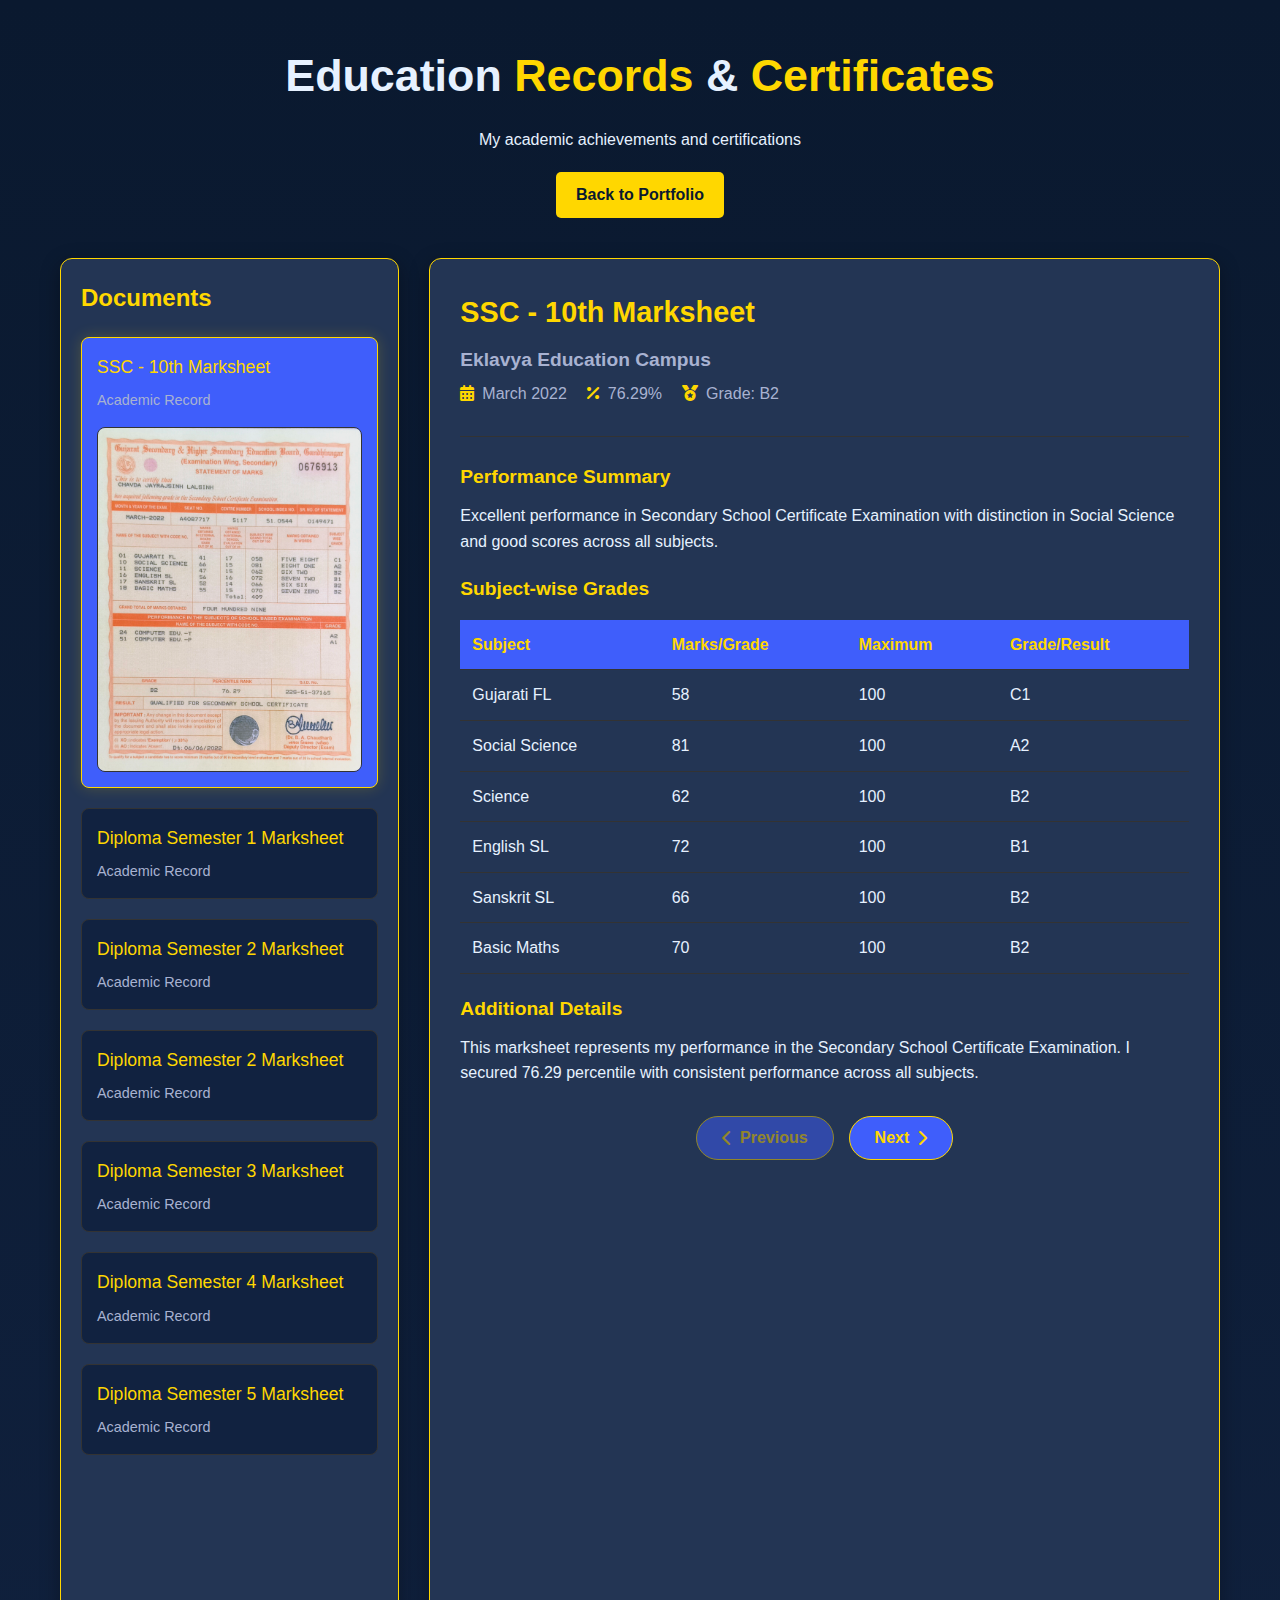
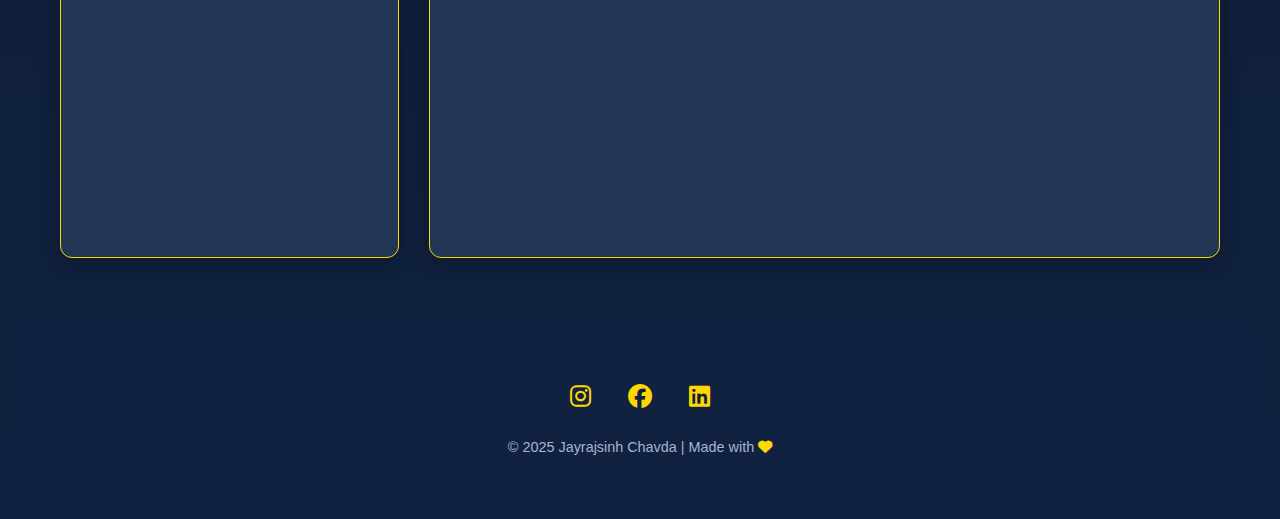
<file: Marksheet.html>
<!DOCTYPE html>
<html lang="en">
<head>
  <meta charset="UTF-8">
  <meta name="viewport" content="width=device-width, initial-scale=1.0">
  <title>Jayrajsinh Chavda - Education & Certificates</title>
  <link rel="stylesheet" href="https://cdnjs.cloudflare.com/ajax/libs/font-awesome/6.5.0/css/all.min.css">
  <style>
    * {
      margin: 0;
      padding: 0;
      box-sizing: border-box;
    }
    
    :root {
      --dark-blue: #0a192f;
      --navy: #112240;
      --light-navy: #233554;
      --gold: #ffd700;
      --light-gold: #f9d71c;
      --accent: #3f5efb;
      --text: #e6f1ff;
      --text-secondary: #a8b2d1;
    }
    
    body {
      font-family: 'Arial', sans-serif;
      background: linear-gradient(to bottom, var(--dark-blue), var(--navy));
      color: var(--text);
      line-height: 1.6;
      min-height: 100vh;
      padding: 20px;
    }
    
    .container {
      max-width: 1200px;
      margin: 0 auto;
      padding: 20px;
    }
    
    header {
      text-align: center;
      margin-bottom: 40px;
    }
    
    h1 {
      font-size: 2.8rem;
      margin-bottom: 15px;
    }
    
    .gold-text {
      color: var(--gold);
    }
    
    .back-btn {
      display: inline-block;
      margin-top: 20px;
      padding: 10px 20px;
      background: var(--gold);
      color: var(--dark-blue);
      text-decoration: none;
      border-radius: 5px;
      font-weight: bold;
      transition: all 0.3s ease;
    }
    
    .back-btn:hover {
      background: var(--light-gold);
      transform: translateY(-3px);
      box-shadow: 0 5px 15px rgba(255, 215, 0, 0.4);
    }
    
    .showcase-container {
      display: flex;
      gap: 30px;
      margin-top: 20px;
    }
    
    .documents-panel {
      width: 30%;
      background: var(--light-navy);
      border: 1px solid var(--gold);
      border-radius: 12px;
      padding: 20px;
      box-shadow: 0 5px 20px rgba(0, 0, 0, 0.3);
      opacity: 0;
      transform: translateX(-20px);
      transition: all 0.8s ease;
    }
    
    .documents-panel.visible {
      opacity: 1;
      transform: translateX(0);
    }
    
    .details-panel {
      width: 70%;
      background: var(--light-navy);
      border: 1px solid var(--gold);
      border-radius: 12px;
      padding: 30px;
      box-shadow: 0 5px 20px rgba(0, 0, 0, 0.3);
      opacity: 0;
      transform: translateX(20px);
      transition: all 0.8s ease;
    }
    
    .details-panel.visible {
      opacity: 1;
      transform: translateX(0);
    }
    
    .document-item {
      margin-bottom: 20px;
      padding: 15px;
      border-radius: 8px;
      background: var(--navy);
      border: 1px solid #333;
      cursor: pointer;
      transition: all 0.3s ease;
      opacity: 0;
      transform: translateY(10px);
    }
    
    .document-item.visible {
      opacity: 1;
      transform: translateY(0);
    }
    
    .document-item:hover {
      transform: translateX(5px);
      border-color: var(--gold);
    }
    
    .document-item.active {
      background: var(--accent);
      border-color: var(--gold);
      box-shadow: 0 0 15px rgba(255, 215, 0, 0.2);
    }
    
    .document-title {
      font-size: 1.1rem;
      color: var(--gold);
      margin-bottom: 8px;
    }
    
    .document-type {
      font-size: 0.9rem;
      color: var(--text-secondary);
    }
    
    .document-image {
      width: 100%;
      border-radius: 8px;
      margin-top: 15px;
      display: none;
      border: 1px solid #333;
    }
    
    .document-item.active .document-image {
      display: block;
    }
    
    .detail-header {
      margin-bottom: 25px;
      padding-bottom: 15px;
      border-bottom: 1px solid #333;
    }
    
    .detail-title {
      font-size: 1.8rem;
      color: var(--gold);
      margin-bottom: 10px;
    }
    
    .detail-subtitle {
      font-size: 1.2rem;
      color: var(--text-secondary);
      margin-bottom: 5px;
    }
    
    .detail-meta {
      display: flex;
      gap: 20px;
      margin-bottom: 15px;
      flex-wrap: wrap;
    }
    
    .meta-item {
      display: flex;
      align-items: center;
      gap: 8px;
      color: var(--text-secondary);
    }
    
    .meta-item i {
      color: var(--gold);
    }
    
    .detail-content {
      margin-top: 25px;
    }
    
    .detail-section {
      margin-bottom: 20px;
    }
    
    .detail-section h3 {
      color: var(--gold);
      margin-bottom: 10px;
      font-size: 1.2rem;
    }
    
    .grades-table {
      width: 100%;
      border-collapse: collapse;
      margin: 15px 0;
    }
    
    .grades-table th, .grades-table td {
      padding: 12px;
      text-align: left;
      border-bottom: 1px solid #333;
    }
    
    .grades-table th {
      background: var(--accent);
      color: var(--gold);
    }
    
    .grades-table tr:hover {
      background: var(--navy);
    }
    
    .navigation-buttons {
      display: flex;
      justify-content: center;
      gap: 15px;
      margin-top: 30px;
    }
    
    .nav-btn {
      background: var(--accent);
      color: var(--gold);
      border: 1px solid var(--gold);
      padding: 12px 25px;
      border-radius: 30px;
      cursor: pointer;
      font-size: 1rem;
      font-weight: bold;
      transition: all 0.3s ease;
      display: flex;
      align-items: center;
      gap: 8px;
    }
    
    .nav-btn:hover {
      background: var(--gold);
      color: var(--dark-blue);
    }
    
    .nav-btn:disabled {
      opacity: 0.5;
      cursor: not-allowed;
    }
    
    .nav-btn:disabled:hover {
      background: var(--accent);
      color: var(--gold);
    }

    /* ===== FOOTER ===== */
    footer {
      background-color: var(--navy);
      padding: 40px 0 20px;
      text-align: center;
      margin-top: 40px;
    }
    
    .footer-socials {
      margin-bottom: 20px;
    }
    
    .footer-socials a {
      color: var(--gold);
      margin: 0 15px;
      font-size: 1.5rem;
      text-decoration: none;
      transition: 0.3s;
    }
    
    .footer-socials a:hover {
      color: var(--light-gold);
    }
    
    .copyright {
      color: var(--text-secondary);
      font-size: 0.9rem;
    }
    
    /* ===== ANIMATIONS ===== */
    @keyframes float {
      0% { transform: translateY(0); }
      50% { transform: translateY(-10px); }
      100% { transform: translateY(0); }
    }
    
    .floating {
      animation: float 6s ease-in-out infinite;
    }
    
    /* Scroll progress indicator */
    .scroll-progress {
      position: fixed;
      top: 0;
      left: 0;
      width: 0%;
      height: 4px;
      background: linear-gradient(90deg, var(--accent), var(--gold));
      z-index: 1000;
      transition: width 0.2s ease;
    }
    
    @media (max-width: 900px) {
      .showcase-container {
        flex-direction: column;
      }
      
      .documents-panel, .details-panel {
        width: 100%;
      }
    }
  </style>
</head>
<body>
  <!-- Scroll Progress Bar -->
  <div class="scroll-progress"></div>
  
  <div class="container">
    <header>
      <h1>Education <span class="gold-text">Records</span> & <span class="gold-text">Certificates</span></h1>
      <p>My academic achievements and certifications</p>
      <a href="index.html" class="back-btn">Back to Portfolio</a>
    </header>
    
    <div class="showcase-container">
      <!-- Left Panel (30%) - Documents List -->
      <div class="documents-panel">
        <h2 style="color: var(--gold); margin-bottom: 20px;">Documents</h2>
        
        <div class="document-item active" data-index="0">
          <div class="document-title">SSC - 10th Marksheet</div>
          <div class="document-type">Academic Record</div>
          <img src="10-MARKSHEET.jpg" class="document-image" alt="SSC Marksheet">
        </div>
        
        <div class="document-item" data-index="1">
          <div class="document-title">Diploma Semester 1 Marksheet</div>
          <div class="document-type">Academic Record</div>
          <img src="SEM-1.png" class="document-image" alt="Semester 1 Marksheet">
        </div>
        
        <div class="document-item" data-index="2">
          <div class="document-title">Diploma Semester 2 Marksheet</div>
          <div class="document-type">Academic Record</div>
          <img src="sem-2.png" class="document-image" alt="Semester 2 Marksheet">
        </div>

         <div class="document-item" data-index="3">
          <div class="document-title">Diploma Semester 2 Marksheet</div>
          <div class="document-type">Academic Record</div>
          <img src="sem-2 r.png" class="document-image" alt="Semester 2 Marksheet">
        </div>
        
        <div class="document-item" data-index="4">
          <div class="document-title">Diploma Semester 3 Marksheet</div>
          <div class="document-type">Academic Record</div>
          <img src="sem-3.png" class="document-image" alt="Semester 3 Marksheet">
        </div>
        
        <div class="document-item" data-index="5">
          <div class="document-title">Diploma Semester 4 Marksheet</div>
          <div class="document-type">Academic Record</div>
          <img src="sem-4.png" class="document-image" alt="Semester 4 Marksheet">
        </div>
        
        <div class="document-item" data-index="6">
          <div class="document-title">Diploma Semester 5 Marksheet</div>
          <div class="document-type">Academic Record</div>
          <img src="sem-5.png" class="document-image" alt="Semester 5 Marksheet">
        </div>
        
        <div class="document-item" data-index="7">
          <div class="document-title">Diploma Semester 6 Marksheet</div>
          <div class="document-type">Academic Record</div>
          <img src="sem-6.jpg" class="document-image" alt="Semester 6 Marksheet">
        </div>
        
        <div class="document-item" data-index="8">
          <div class="document-title">Kho-Kho Championship Certificate</div>
          <div class="document-type">Sports Achievement</div>
          <img src="KHO KHO.jpg" class="document-image" alt="Kho-Kho Certificate">
        </div>
        
        <div class="document-item" data-index="9">
          <div class="document-title">Finishing School Program</div>
          <div class="document-type">Professional Development</div>
          <img src="finishing-school.jpg" class="document-image" alt="Finishing School Certificate">
        </div>
      </div>
      
      <!-- Right Panel (70%) - Document Details -->
      <div class="details-panel">
        <div class="detail-header">
          <h2 class="detail-title">SSC - 10th Marksheet</h2>
          <h3 class="detail-subtitle">Eklavya Education Campus</h3>
          <div class="detail-meta">
            <div class="meta-item">
              <i class="fas fa-calendar-alt"></i>
              <span>March 2022</span>
            </div>
            <div class="meta-item">
              <i class="fas fa-percentage"></i>
              <span>76.29%</span>
            </div>
            <div class="meta-item">
              <i class="fas fa-medal"></i>
              <span>Grade: B2</span>
            </div>
          </div>
        </div>
        
        <div class="detail-content">
          <div class="detail-section">
            <h3>Performance Summary</h3>
            <p>Excellent performance in Secondary School Certificate Examination with distinction in Social Science and good scores across all subjects.</p>
          </div>
          
          <div class="detail-section">
            <h3>Subject-wise Grades</h3>
            <table class="grades-table">
              <thead>
                <tr>
                  <th>Subject</th>
                  <th>Marks Obtained</th>
                  <th>Maximum Marks</th>
                  <th>Grade</th>
                </tr>
              </thead>
              <tbody>
                <tr>
                  <td>Gujarati FL</td>
                  <td>58</td>
                  <td>100</td>
                  <td>C1</td>
                </tr>
                <tr>
                  <td>Social Science</td>
                  <td>81</td>
                  <td>100</td>
                  <td>A2</td>
                </tr>
                <tr>
                  <td>Science</td>
                  <td>62</td>
                  <td>100</td>
                  <td>B2</td>
                </tr>
                <tr>
                  <td>English SL</td>
                  <td>72</td>
                  <td>100</td>
                  <td>B1</td>
                </tr>
                <tr>
                  <td>Sanskrit SL</td>
                  <td>66</td>
                  <td>100</td>
                  <td>B2</td>
                </tr>
                <tr>
                  <td>Basic Maths</td>
                  <td>70</td>
                  <td>100</td>
                  <td>B2</td>
                </tr>
              </tbody>
            </table>
          </div>
          
          <div class="detail-section">
            <h3>Additional Details</h3>
            <p>This marksheet represents my performance in the Secondary School Certificate Examination. I secured 76.29 percentile with consistent performance across all subjects.</p>
          </div>
        </div>
        
        <div class="navigation-buttons">
          <button class="nav-btn" id="prev-btn" disabled>
            <i class="fas fa-chevron-left"></i> Previous
          </button>
          <button class="nav-btn" id="next-btn">
            Next <i class="fas fa-chevron-right"></i>
          </button>
        </div>
      </div>
    </div>
  </div>

  <!-- Footer -->
  <footer>
    <div class="container">
      <div class="footer-socials">
        <a href="https://www.instagram.com/jayrajsinh_03__?igsh=MTl6OGJxM2ZkMzdkdw==" target="_blank" class="floating" style="animation-delay: 0s;">
          <i class="fab fa-instagram"></i>
        </a>
        <a href="https://www.facebook.com/share/1SPT9Dgh1Q/" target="_blank" class="floating" style="animation-delay: 0.5s;">
          <i class="fab fa-facebook"></i>
        </a>
        <a href="https://www.linkedin.com/in/chavda-jayrajsinh-a12611333?utm_source=share&utm_campaign=share_via&utm_content=profile&utm_medium=android_app" target="_blank" class="floating" style="animation-delay: 1s;">
          <i class="fab fa-linkedin"></i>
        </a>
      </div>
      <p class="copyright">© 2025 Jayrajsinh Chavda | Made with <i class="fas fa-heart" style="color: var(--gold);"></i></p>
    </div>
  </footer>

  <script>
    // Document data
    const documents = [
      {
        title: "SSC - 10th Marksheet",
        subtitle: "Eklavya Education Campus",
        type: "Academic Record",
        date: "March 2022",
        percentage: "76.29%",
        grade: "B2",
        performance: "Excellent performance in Secondary School Certificate Examination with distinction in Social Science and good scores across all subjects.",
        grades: [
          { subject: "Gujarati FL", obtained: 58, max: 100, grade: "C1" },
          { subject: "Social Science", obtained: 81, max: 100, grade: "A2" },
          { subject: "Science", obtained: 62, max: 100, grade: "B2" },
          { subject: "English SL", obtained: 72, max: 100, grade: "B1" },
          { subject: "Sanskrit SL", obtained: 66, max: 100, grade: "B2" },
          { subject: "Basic Maths", obtained: 70, max: 100, grade: "B2" }
        ],
        additional: "This marksheet represents my performance in the Secondary School Certificate Examination. I secured 76.29 percentile with consistent performance across all subjects."
      },
      {
        title: "Diploma Semester 1 Marksheet",
        subtitle: "Government Polytechnic Kheda",
        type: "Academic Record",
        date: "December 2022",
        percentage: "7.26 SPI",
        grade: "B2",
        performance: "Good performance in the first semester of Diploma in Information Technology with strong results in Python Programming and IT Systems.",
        grades: [
          { subject: "Mathematics", obtained: "CC", max: "Grade", grade: "CC" },
          { subject: "Communication Skills in English", obtained: "BC", max: "Grade", grade: "BC" },
          { subject: "Sports and Yoga", obtained: "AA", max: "Grade", grade: "AA" },
          { subject: "Python Programming", obtained: "CC", max: "Grade", grade: "BB" },
          { subject: "Introduction to IT Systems", obtained: "CC", max: "Grade", grade: "BC" },
          { subject: "Static Webpage Design", obtained: "AB/BB", max: "Grade", grade: "AB/BB" }
        ],
        additional: "This marksheet represents my first semester performance in the Information Technology Diploma program with a SPI of 7.26."
      },
      {
        title: "Diploma Semester 2 Marksheet",
        subtitle: "Government Polytechnic Kheda",
        type: "Academic Record",
        date: "May 2023",
        percentage: "5.95 SPI",
        grade: "C1",
        performance: "Satisfactory performance in the second semester with challenges in Physics but good results in other subjects.",
        grades: [
          { subject: "Environment and Sustainability", obtained: "BB", max: "Grade", grade: "BB" },
          { subject: "Physics", obtained: "FF", max: "Grade", grade: "FF" },
          { subject: "Engineering Mathematics", obtained: "CC", max: "Grade", grade: "CC" },
          { subject: "Basic Electronics", obtained: "BB", max: "Grade", grade: "BB" },
          { subject: "Advanced Python Programming", obtained: "BC", max: "Grade", grade: "BC" },
          { subject: "Information Security Awareness", obtained: "BB", max: "Grade", grade: "BB" }
        ],
        additional: "I was blocked in 2 semesters because I had dengue."
      },

      {
        title: "Diploma Semester 2 REMEDIAL-Marksheet",
        subtitle: "Government Polytechnic Kheda",
        type: "Academic Record",
        date: "DEC 2023",
        percentage: "7.05 SPI",
        grade: "B2",
        performance: "Very good perfomence and clear my physics block",
        grades: [
          { subject: "Physics", obtained: "CC", max: "Grade", grade: "CC" },
        ],
        additional: "I cleared  Physics Block  in the 2nd semester remedial exam."
      },
      {
        title: "Diploma Semester 3 Marksheet",
        subtitle: "Government Polytechnic Kheda",
        type: "Academic Record",
        date: "December 2023",
        percentage: "8.43 SPI",
        grade: "A2",
        performance: "Excellent performance in the third semester with outstanding results in all subjects, especially Database Management and Software Development.",
        grades: [
          { subject: "Data Structure with Python", obtained: "BC", max: "Grade", grade: "BB" },
          { subject: "Linux Operating System", obtained: "CC", max: "Grade", grade: "BB" },
          { subject: "Database Management", obtained: "BC", max: "Grade", grade: "BB" },
          { subject: "Fundamentals of Software Development", obtained: "BC", max: "Grade", grade: "AB" },
          { subject: "Seminar", obtained: "AA", max: "Grade", grade: "AA" }
        ],
        additional: "Outstanding performance this semester with a significant improvement, achieving a SPI of 8.43 and overall CPI of 7.19."
      },
      {
        title: "Diploma Semester 4 Marksheet",
        subtitle: "Government Polytechnic Kheda",
        type: "Academic Record",
        date: "May 2024",
        percentage: "8.74 SPI",
        grade: "A2",
        performance: "Consistently strong performance in the fourth semester with excellent results in technical subjects.",
        grades: [
          { subject: "Contributor personality Development", obtained: "BB", max: "Grade", grade: "BB" },
          { subject: "Essentials of Digital Marketing", obtained: "AB", max: "Grade", grade: "AA" },
          { subject: "Object Oriented Programming with java", obtained: "BC", max: "Grade", grade: "BB" },
          { subject: "Fundamentals of Machine Learning", obtained: "AB", max: "Grade", grade: "BB" },
          { subject: "Web Devlopment using PHP", obtained: "BB", max: "Grade", grade: "BB" }
        ],
        additional: "Maintained excellent academic performance with consistent grades across all subjects."
      },
      {
        title: "Diploma Semester 5 Marksheet",
        subtitle: "Government Polytechnic Kheda",
        type: "Academic Record",
        date: "December 2024",
        percentage: "8.00 SPI",
        grade: "A2",
        performance: "Strong performance in the fifth semester with excellent results in Advanced Java Programming and Mobile Application Development.",
        grades: [
          { subject: "Entrepreneurship and Start-ups", obtained: "BC", max: "Grade", grade: "BC" },
          { subject: "Foundation of AI and ML", obtained: "BC", max: "Grade", grade: "BB" },
          { subject: "Mobile Computing and Networks", obtained: "CD", max: "Grade", grade: "BC" },
          { subject: "Advanced Java Programming", obtained: "AB", max: "Grade", grade: "AB" },
          { subject: "Mobile Application Development", obtained: "BB", max: "Grade", grade: "BB" },
          { subject: "Summer Internship-II", obtained: "AB", max: "Grade", grade: "AB" }
        ],
        additional: "Achieved excellent results with a SPI of 8.00 and overall CPI of 7.88, showing consistent improvement throughout the diploma program."
      },
      {
        title: "Diploma Semester 6 Marksheet",
        subtitle: "Government Polytechnic Kheda",
        type: "Academic Record",
        date: "May 2025",
        percentage: "8.16 SPI",
        grade: "A2",
        performance: "Outstanding performance in the final semester with excellent results in all subjects, especially Software Development.",
        grades: [
          { subject: "Cyber Security and Digital Forensics", obtained: "BC", max: "Grade", grade: "BB" },
          { subject: "Cloud and Data Center Technologies", obtained: "BC", max: "Grade", grade: "BB" },
          { subject: "Foundation of Block Chain", obtained: "BC", max: "Grade", grade: "BB" },
          { subject: "Software Development", obtained: "AB", max: "Grade", grade: "AB" }
        ],
        additional: "Completed the Diploma program with excellent results, achieving a SPI of 8.16 and final CGPA of 8.33. No backlogs in any semester."
      },
      {
        title: "Kho-Kho Championship Certificate",
        subtitle: "Inter-College Sports Tournament",
        type: "Sports Achievement",
        date: "2023",
        achievement: "First Place",
        team: "College Kho-Kho Team",
        performance: "Led the college Kho-Kho team to victory in the annual inter-college tournament demonstrating excellent teamwork and strategy.",
        details: "The tournament featured multiple teams from across the region. Our team displayed exceptional coordination and sportsmanship throughout the competition.",
        additional: "This achievement highlights my ability to work effectively in team environments and maintain discipline under pressure."
      },
      {
        title: "Finishing School Program",
        subtitle: "Knowledge Consortium of Gujarat",
        type: "Professional Development",
        date: "2025",
        duration: "80 Hours",
        organizer: "Education Department, Government of Gujarat",
        performance: "Excellent performance in the Finishing School Program with outstanding scores in Life Skills, Employability Skills, and Functional English.",
        modules: [
          "Life Skills Training",
          "Employability Skills Development",
          "Functional and Spoken English",
          "Professional Communication",
          "Career Preparation"
        ],
        additional: "Achieved 98 out of 100 marks in the examination with A+ Grade. This program significantly enhanced my professional readiness and communication skills."
      }
    ];

    // DOM elements
    const documentItems = document.querySelectorAll('.document-item');
    const prevBtn = document.getElementById('prev-btn');
    const nextBtn = document.getElementById('next-btn');
    const documentsPanel = document.querySelector('.documents-panel');
    const detailsPanel = document.querySelector('.details-panel');
    
    // Current active index
    let currentIndex = 0;
    
    // Function to update the details panel
    function updateDetails(index) {
      const doc = documents[index];
      const detailsPanel = document.querySelector('.details-panel');
      
      // Update header
      detailsPanel.querySelector('.detail-title').textContent = doc.title;
      detailsPanel.querySelector('.detail-subtitle').textContent = doc.subtitle;
      
      // Update meta information
      const metaHtml = `
        <div class="meta-item">
          <i class="fas fa-calendar-alt"></i>
          <span>${doc.date}</span>
        </div>
        ${doc.percentage ? `
        <div class="meta-item">
          <i class="fas fa-percentage"></i>
          <span>${doc.percentage}</span>
        </div>
        ` : ''}
        ${doc.grade ? `
        <div class="meta-item">
          <i class="fas fa-medal"></i>
          <span>Grade: ${doc.grade}</span>
        </div>
        ` : ''}
        ${doc.achievement ? `
        <div class="meta-item">
          <i class="fas fa-trophy"></i>
          <span>${doc.achievement}</span>
        </div>
        ` : ''}
        ${doc.duration ? `
        <div class="meta-item">
          <i class="fas fa-clock"></i>
          <span>${doc.duration}</span>
        </div>
        ` : ''}
      `;
      
      detailsPanel.querySelector('.detail-meta').innerHTML = metaHtml;
      
      // Update content based on document type
      let contentHtml = `
        <div class="detail-section">
          <h3>${doc.type === 'Academic Record' ? 'Performance Summary' : 'Achievement Summary'}</h3>
          <p>${doc.performance}</p>
        </div>
      `;
      
      if (doc.grades) {
        contentHtml += `
          <div class="detail-section">
            <h3>${doc.type === 'Academic Record' ? 'Subject-wise Grades' : 'Key Details'}</h3>
            <table class="grades-table">
              <thead>
                <tr>
                  <th>${doc.type === 'Academic Record' ? 'Subject' : 'Component'}</th>
                  <th>${doc.type === 'Academic Record' ? 'Marks/Grade' : 'Details'}</th>
                  ${doc.type === 'Academic Record' ? '<th>Maximum</th>' : ''}
                  <th>Grade/Result</th>
                </tr>
              </thead>
              <tbody>
                ${doc.grades.map(grade => `
                  <tr>
                    <td>${grade.subject}</td>
                    <td>${grade.obtained}</td>
                    ${doc.type === 'Academic Record' ? `<td>${grade.max}</td>` : ''}
                    <td>${grade.grade}</td>
                  </tr>
                `).join('')}
              </tbody>
            </table>
          </div>
        `;
      }
      
      if (doc.modules) {
        contentHtml += `
          <div class="detail-section">
            <h3>Program Modules</h3>
            <ul style="padding-left: 20px; margin-top: 10px;">
              ${doc.modules.map(module => `<li style="margin-bottom: 8px;">${module}</li>`).join('')}
            </ul>
          </div>
        `;
      }
      
      if (doc.details) {
        contentHtml += `
          <div class="detail-section">
            <h3>Details</h3>
            <p>${doc.details}</p>
          </div>
        `;
      }
      
      contentHtml += `
        <div class="detail-section">
          <h3>Additional Details</h3>
          <p>${doc.additional}</p>
        </div>
      `;
      
      detailsPanel.querySelector('.detail-content').innerHTML = contentHtml;
      
      // Update navigation buttons
      prevBtn.disabled = index === 0;
      nextBtn.disabled = index === documents.length - 1;
    }
    
    // Function to set active document
    function setActiveDocument(index) {
      // Remove active class from all items
      documentItems.forEach(item => item.classList.remove('active'));
      
      // Add active class to selected item
      documentItems[index].classList.add('active');
      
      // Update details panel
      updateDetails(index);
      
      // Update current index
      currentIndex = index;
    }
    
    // Event listeners for document items
    documentItems.forEach(item => {
      item.addEventListener('click', () => {
        const index = parseInt(item.getAttribute('data-index'));
        setActiveDocument(index);
      });
    });
    
    // Event listeners for navigation buttons
    prevBtn.addEventListener('click', () => {
      if (currentIndex > 0) {
        setActiveDocument(currentIndex - 1);
      }
    });
    
    nextBtn.addEventListener('click', () => {
      if (currentIndex < documents.length - 1) {
        setActiveDocument(currentIndex + 1);
      }
    });
    
    // Initialize the first document
    setActiveDocument(0);
    
    // Animation for elements when they come into view
    document.addEventListener('DOMContentLoaded', function() {
      const observer = new IntersectionObserver((entries) => {
        entries.forEach(entry => {
          if (entry.isIntersecting) {
            entry.target.classList.add('visible');
            
            // Animate document items with a delay
            if (entry.target.classList.contains('documents-panel')) {
              const items = document.querySelectorAll('.document-item');
              items.forEach((item, index) => {
                setTimeout(() => {
                  item.classList.add('visible');
                }, index * 100);
              });
            }
          }
        });
      }, {
        threshold: 0.2
      });
      
      observer.observe(documentsPanel);
      observer.observe(detailsPanel);
      
      // Scroll progress indicator
      const scrollProgress = document.querySelector('.scroll-progress');
      window.addEventListener('scroll', () => {
        const windowHeight = document.documentElement.scrollHeight - window.innerHeight;
        const scrolled = (window.scrollY / windowHeight) * 100;
        scrollProgress.style.width = `${scrolled}%`;
      });
    });
  </script>
</body>
</html>
</file>
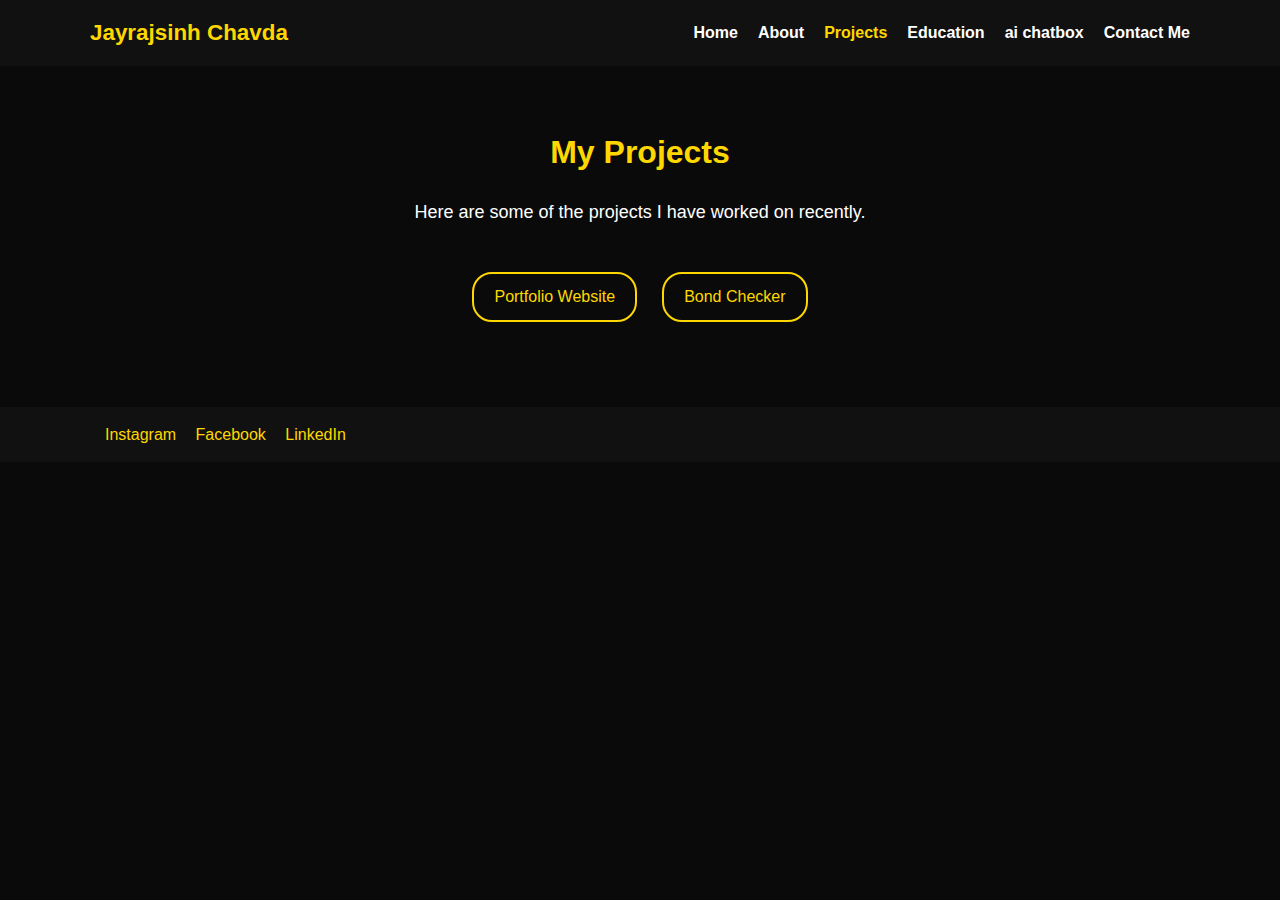
<file: projects.html>
<!DOCTYPE html>
<html lang="en">
<head>
    <meta charset="UTF-8">
    <meta name="viewport" content="width=device-width, initial-scale=1.0">
    <title>Projects - Jayrajsinh Chavda</title>
    <link rel="stylesheet" href="style.css">
</head>
<body>

    <!-- Navigation -->
    <header>
        <nav>
            <div class="left">Jayrajsinh Chavda</div>
            <ul>
                <li><a href="home.html">Home</a></li>
                <li><a href="about.html">About</a></li>
                <li><a href="projects.html" style="color: gold;">Projects</a></li>
                <li><a href="education.html">Education</a></li>
                <li><a href="aichatbox.html">ai chatbox</a></li>
                <li><a href="contact.html">Contact Me</a></li>
            </ul>
        </nav>
    </header>

    <!-- Projects Section -->
    <section class="about-section">
        <h1>My <span style="color: gold;">Projects</span></h1>
        <p>Here are some of the projects I have worked on recently.</p>

        <div class="skills-list">
           <div class="skills-list" style="text-align: center; margin-top: 20px;">
    <a href="#" 
       style="display: inline-block; padding: 10px 20px; border: 2px solid gold; border-radius: 20px; color: gold; text-decoration: none; margin: 5px; transition: all 0.3s ease;"
       onmouseover="this.style.backgroundColor='gold'; this.style.color='black';"
       onmouseout="this.style.backgroundColor='transparent'; this.style.color='gold';">
       Portfolio Website
    </a>

    <a href="https://jayrajsinh33.github.io/FRIENDSHIP-BOND-CHEKER/" 
       target="_blank"
       style="display: inline-block; padding: 10px 20px; border: 2px solid gold; border-radius: 20px; color: gold; text-decoration: none; margin: 5px; transition: all 0.3s ease;"
       onmouseover="this.style.backgroundColor='gold'; this.style.color='black';"
       onmouseout="this.style.backgroundColor='transparent'; this.style.color='gold';">
       Bond Checker
    </a>
  </div>
    </section>


       

    <!-- Footer -->
    <footer>
        <div class="footer-container">
            
            <div class="footer-socials">
                <a href="https://www.instagram.com/jayrajsinh_03__?igsh=MTl6OGJxM2ZkMzdkdw==">Instagram</a>
                <a href="https://www.facebook.com/share/1SPT9Dgh1Q/">Facebook</a>
                <a href="https://www.linkedin.com/in/chavda-jayrajsinh-a12611333?utm_source=share&utm_campaign=share_via&utm_content=profile&utm_medium=android_app">LinkedIn</a>
            </div>
        </div>
    </footer>

</body>
</html>
</file>
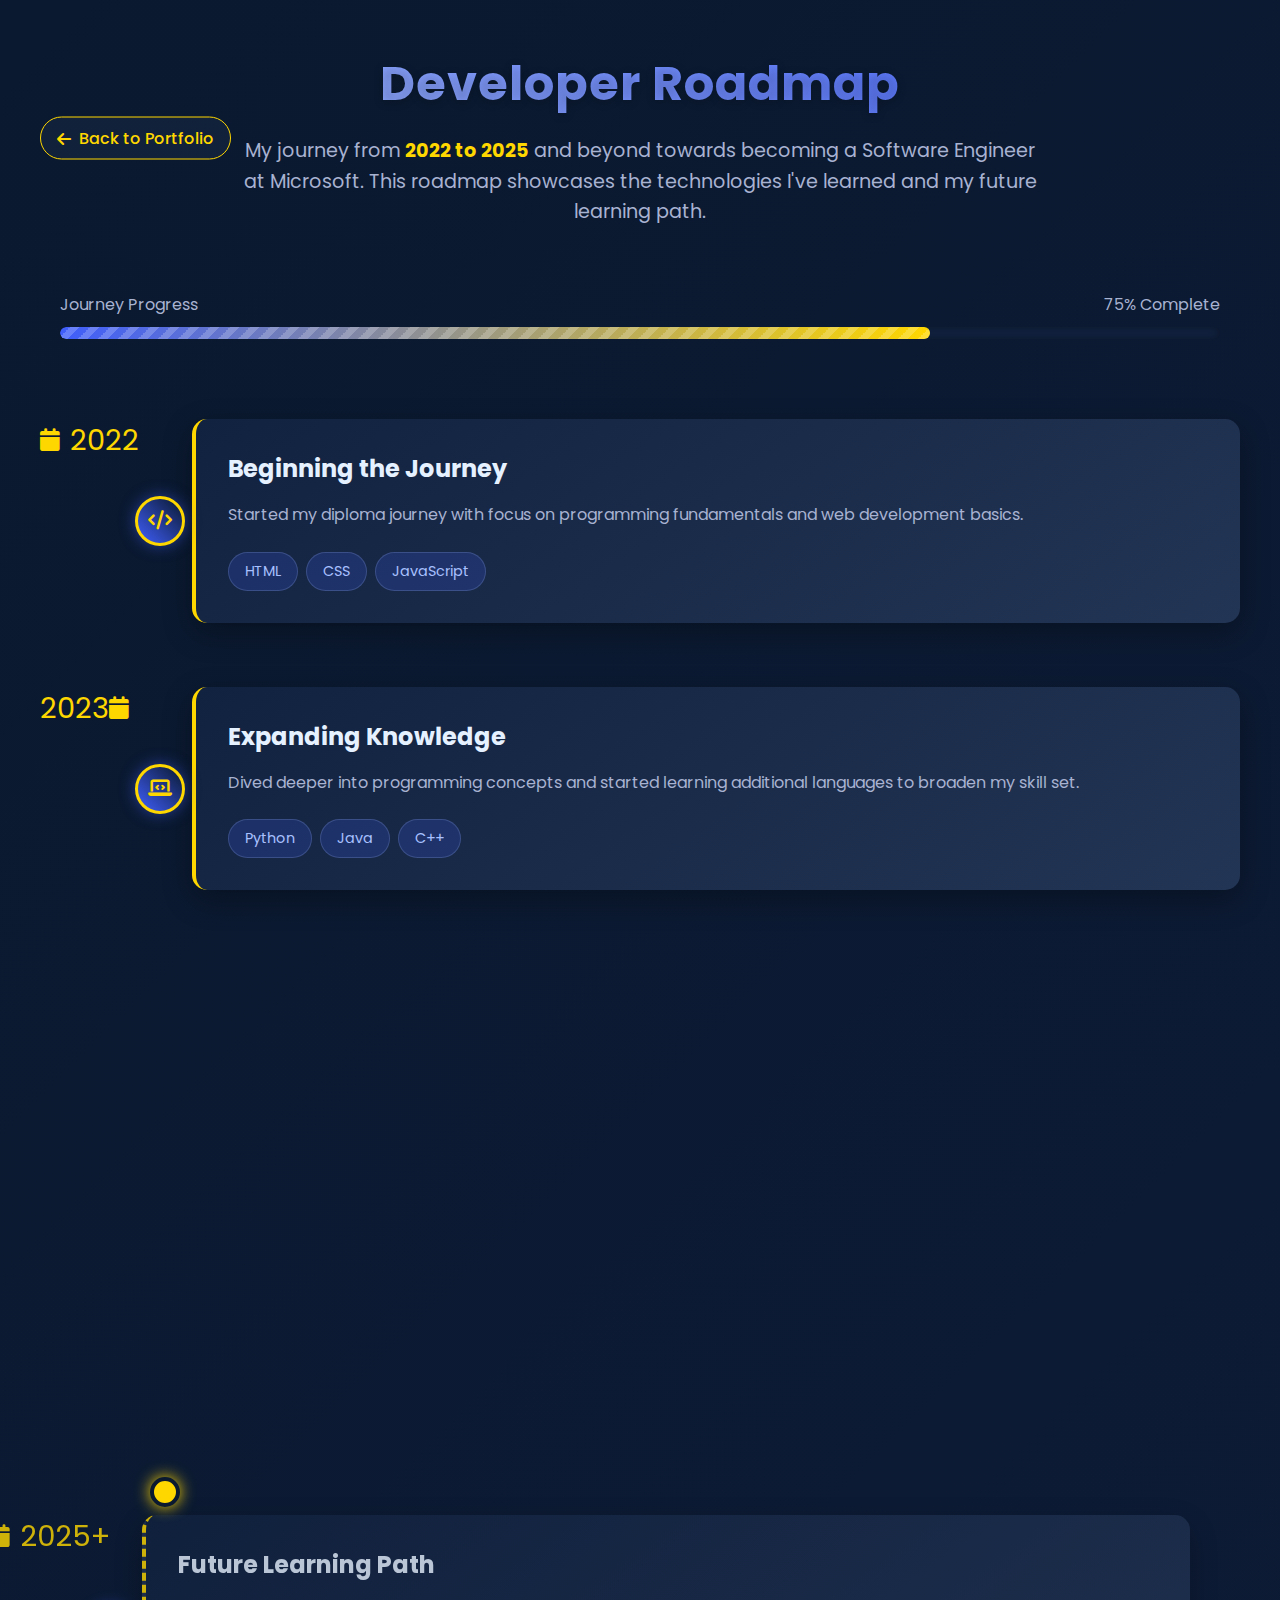
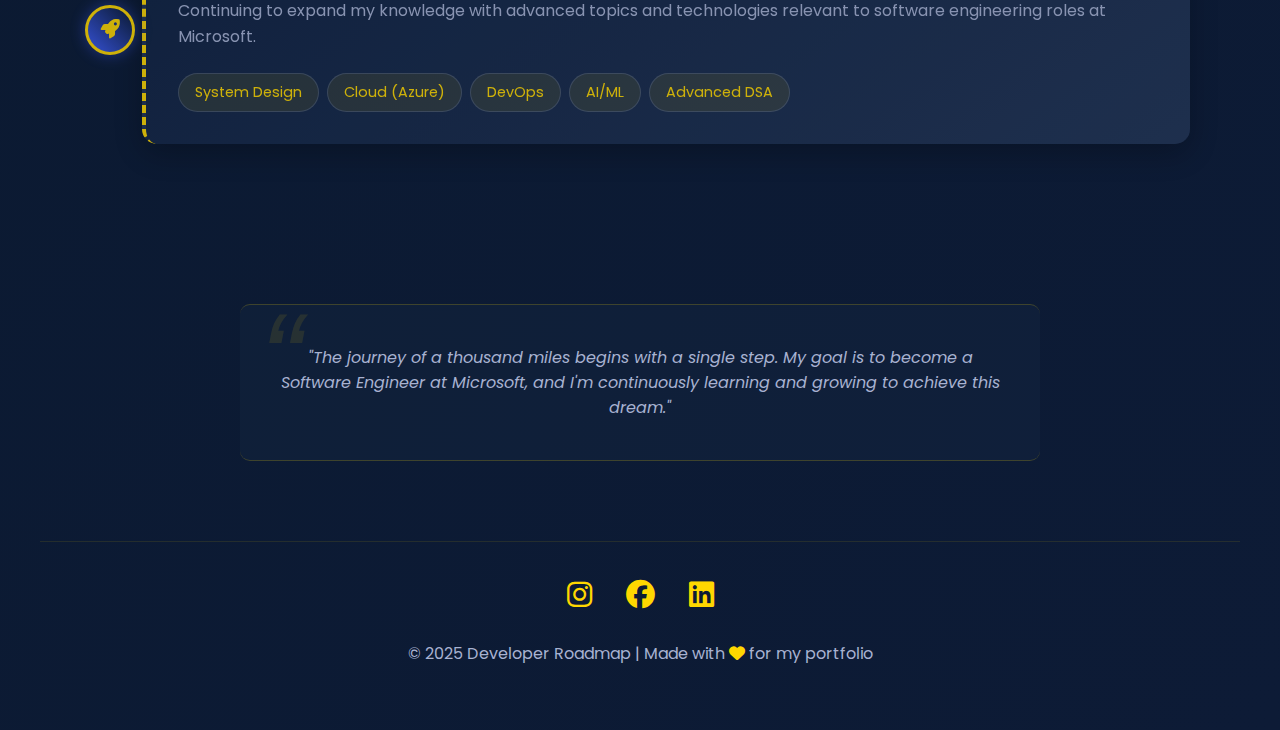
<file: Roadmap.html>
<!DOCTYPE html>
<html lang="en">
<head>
    <meta charset="UTF-8">
    <meta name="viewport" content="width=device-width, initial-scale=1.0">
    <title>Developer Roadmap | Journey to Microsoft</title>
    <link rel="stylesheet" href="https://cdnjs.cloudflare.com/ajax/libs/font-awesome/6.4.0/css/all.min.css">
    <link href="https://fonts.googleapis.com/css2?family=Poppins:wght@300;400;500;600;700&display=swap" rel="stylesheet">
    <style>
        * {
            margin: 0;
            padding: 0;
            box-sizing: border-box;
            font-family: 'Poppins', 'Segoe UI', Tahoma, Geneva, Verdana, sans-serif;
        }
        
        :root {
            --dark-blue: #0a192f;
            --navy: #112240;
            --light-navy: #233554;
            --gold: #ffd700;
            --light-gold: #f9d71c;
            --accent: #3f5efb;
            --text: #e6f1ff;
            --text-secondary: #a8b2d1;
        }
        
        body {
            background: linear-gradient(135deg, var(--dark-blue) 0%, #0d1b36 100%);
            color: var(--text);
            min-height: 100vh;
            padding: 2rem;
            overflow-x: hidden;
        }
        
        .container {
            max-width: 1200px;
            margin: 0 auto;
        }
        
        header {
            text-align: center;
            margin-bottom: 3rem;
            padding: 1rem;
            position: relative;
        }
        
        .back-btn {
            position: absolute;
            left: 0;
            top: 50%;
            transform: translateY(-50%);
            color: var(--gold);
            text-decoration: none;
            display: flex;
            align-items: center;
            font-weight: 500;
            transition: all 0.3s ease;
            padding: 8px 16px;
            border-radius: 30px;
            border: 1px solid var(--gold);
            background: rgba(23, 42, 69, 0.5);
        }
        
        .back-btn:hover {
            background: var(--gold);
            color: var(--dark-blue);
            box-shadow: 0 0 15px rgba(255, 215, 0, 0.5);
        }
        
        .back-btn i {
            margin-right: 8px;
            transition: transform 0.3s ease;
        }
        
        .back-btn:hover i {
            transform: translateX(-5px);
        }
        
        h1 {
            font-size: 3rem;
            margin-bottom: 1rem;
            background: linear-gradient(45deg, #a8c0ff, var(--accent));
            -webkit-background-clip: text;
            background-clip: text;
            color: transparent;
            text-shadow: 0 2px 10px rgba(0,0,0,0.2);
            letter-spacing: 1px;
        }
        
        .subtitle {
            font-size: 1.2rem;
            color: var(--text-secondary);
            max-width: 800px;
            margin: 0 auto;
            line-height: 1.6;
        }
        
        .gold-accent {
            color: var(--gold);
            font-weight: bold;
        }
        
        .progress-container {
            margin: 3rem 0;
            padding: 0 20px;
        }
        
        .progress-text {
            display: flex;
            justify-content: space-between;
            margin-bottom: 10px;
            color: var(--text-secondary);
        }
        
        .progress-bar {
            width: 100%;
            height: 12px;
            background: var(--navy);
            border-radius: 10px;
            overflow: hidden;
            position: relative;
            box-shadow: inset 0 0 8px rgba(0, 0, 0, 0.4);
        }
        
        .progress-fill {
            height: 100%;
            width: 75%;
            background: linear-gradient(90deg, var(--accent), var(--gold));
            border-radius: 10px;
            position: relative;
            overflow: hidden;
        }
        
        .progress-fill::after {
            content: '';
            position: absolute;
            top: 0;
            left: 0;
            bottom: 0;
            right: 0;
            background-image: linear-gradient(
                -45deg,
                rgba(255, 255, 255, 0.2) 25%,
                transparent 25%,
                transparent 50%,
                rgba(255, 255, 255, 0.2) 50%,
                rgba(255, 255, 255, 0.2) 75%,
                transparent 75%,
                transparent
            );
            background-size: 20px 20px;
            animation: move 1s linear infinite;
            overflow: hidden;
        }
        
        .roadmap {
            position: relative;
            padding: 2rem 0;
        }
        
        /* Timeline line */
        .timeline-line {
            position: absolute;
            top: 0;
            bottom: 0;
            left: 120px;
            width: 6px;
            background: linear-gradient(to bottom, var(--accent), var(--gold));
            border-radius: 10px;
            transform-origin: top;
            transform: scaleY(0);
            animation: growLine 2s ease forwards;
            animation-delay: 0.5s;
        }
        
        .current-position {
            position: absolute;
            left: 110px;
            top: 75%;
            width: 30px;
            height: 30px;
            border-radius: 50%;
            background: var(--gold);
            border: 4px solid var(--dark-blue);
            box-shadow: 0 0 15px var(--gold);
            z-index: 10;
            animation: pulse 2s infinite;
        }
        
        .milestone {
            display: flex;
            margin-bottom: 4rem;
            position: relative;
            opacity: 0;
            transform: translateX(-50px);
            transition: all 0.8s ease;
        }
        
        .milestone.visible {
            opacity: 1;
            transform: translateX(0);
        }
        
        .milestone-left {
            width: 120px;
            padding-right: 2rem;
            text-align: right;
            flex-shrink: 0;
        }
        
        .milestone-right {
            flex: 1;
            padding-left: 2rem;
        }
        
        .milestone-content {
            background: linear-gradient(145deg, var(--navy), var(--light-navy));
            border-radius: 15px;
            padding: 2rem;
            box-shadow: 0 10px 30px rgba(0, 0, 0, 0.3);
            border-left: 4px solid var(--gold);
            position: relative;
            transition: all 0.4s ease;
            overflow: hidden;
        }
        
        .milestone-content::before {
            content: '';
            position: absolute;
            top: 0;
            left: 0;
            width: 100%;
            height: 100%;
            background: linear-gradient(45deg, rgba(255,215,0,0.1) 0%, transparent 70%);
            opacity: 0;
            transition: opacity 0.3s ease;
        }
        
        .milestone-content:hover {
            transform: translateY(-7px) translateX(5px);
            box-shadow: 0 15px 35px rgba(0, 0, 0, 0.4);
        }
        
        .milestone-content:hover::before {
            opacity: 1;
        }
        
        .year {
            font-size: 1.8rem;
            color: var(--gold);
            margin-bottom: 0.5rem;
            display: flex;
            align-items: center;
        }
        
        .year i {
            margin-right: 10px;
            font-size: 1.4rem;
        }
        
        .title {
            font-size: 1.5rem;
            margin-bottom: 1rem;
            color: var(--text);
            position: relative;
            display: inline-block;
        }
        
        .title::after {
            content: '';
            position: absolute;
            bottom: -5px;
            left: 0;
            width: 0;
            height: 2px;
            background: var(--gold);
            transition: width 0.5s ease;
        }
        
        .milestone-content:hover .title::after {
            width: 100%;
        }
        
        .description {
            color: var(--text-secondary);
            line-height: 1.6;
            margin-bottom: 1rem;
        }
        
        .languages {
            display: flex;
            flex-wrap: wrap;
            gap: 0.5rem;
            margin-top: 1.5rem;
        }
        
        .language {
            background: rgba(63, 94, 251, 0.2);
            color: #a8c0ff;
            padding: 0.5rem 1rem;
            border-radius: 20px;
            font-size: 0.9rem;
            border: 1px solid rgba(168, 192, 255, 0.2);
            transition: all 0.3s ease;
        }
        
        .language:hover {
            transform: translateY(-3px);
            box-shadow: 0 5px 15px rgba(63, 94, 251, 0.3);
            background: rgba(63, 94, 251, 0.3);
        }
        
        .milestone-icon {
            position: absolute;
            width: 50px;
            height: 50px;
            background: linear-gradient(45deg, var(--accent), var(--dark-blue));
            border-radius: 50%;
            display: flex;
            align-items: center;
            justify-content: center;
            top: 50%;
            transform: translateY(-50%);
            left: 95px;
            border: 3px solid var(--gold);
            z-index: 2;
            color: var(--gold);
            font-size: 1.2rem;
            box-shadow: 0 0 15px rgba(63, 94, 251, 0.5);
        }
        
        .future {
            opacity: 0.8;
        }
        
        .future .milestone-content {
            border-left: 4px dashed var(--gold);
        }
        
        .future .language {
            background: rgba(255, 215, 0, 0.1);
            color: var(--gold);
        }
        
        .quote {
            text-align: center;
            margin: 4rem 0;
            padding: 2.5rem;
            font-style: italic;
            color: var(--text-secondary);
            border-top: 1px solid rgba(255, 215, 0, 0.2);
            border-bottom: 1px solid rgba(255, 215, 0, 0.2);
            max-width: 800px;
            margin-left: auto;
            margin-right: auto;
            position: relative;
            overflow: hidden;
            border-radius: 10px;
            background: rgba(23, 42, 69, 0.3);
        }
        
        .quote::before {
            content: '\201C';
            position: absolute;
            top: -20px;
            left: 20px;
            font-size: 8rem;
            color: rgba(255, 215, 0, 0.1);
            font-family: Arial, sans-serif;
        }
        
        footer {
            text-align: center;
            margin-top: 5rem;
            color: var(--text-secondary);
            font-size: 0.9rem;
            padding: 2rem 0;
            border-top: 1px solid rgba(255, 215, 0, 0.1);
        }
        
        .footer-socials {
            margin-bottom: 1.5rem;
        }
        
        .footer-socials a {
            color: var(--gold);
            margin: 0 15px;
            font-size: 1.8rem;
            text-decoration: none;
            transition: all 0.3s ease;
            display: inline-block;
        }
        
        .footer-socials a:hover {
            color: #a8c0ff;
            transform: translateY(-5px) scale(1.2);
        }
        
        .copyright {
            color: var(--text-secondary);
            font-size: 1rem;
            margin-top: 1rem;
        }
        
        /* Animations */
        @keyframes pulse {
            0% { box-shadow: 0 0 0 0 rgba(255, 215, 0, 0.7); }
            70% { box-shadow: 0 0 0 15px rgba(255, 215, 0, 0); }
            100% { box-shadow: 0 0 0 0 rgba(255, 215, 0, 0); }
        }
        
        @keyframes growLine {
            from { transform: scaleY(0); }
            to { transform: scaleY(1); }
        }
        
        @keyframes move {
            0% { background-position: 0 0; }
            100% { background-position: 20px 20px; }
        }
        
        @keyframes float {
            0% { transform: translateY(0); }
            50% { transform: translateY(-10px); }
            100% { transform: translateY(0); }
        }
        
        /* Responsive Design */
        @media (max-width: 768px) {
            .back-btn {
                position: relative;
                margin-bottom: 1.5rem;
                justify-content: center;
                left: 0;
                top: 0;
                transform: none;
                display: inline-flex;
            }
            
            h1 {
                font-size: 2.2rem;
            }
            
            .timeline-line {
                left: 30px;
            }
            
            .current-position {
                left: 20px;
            }
            
            .milestone {
                flex-direction: column;
                padding-left: 60px;
            }
            
            .milestone-left {
                width: 100%;
                text-align: left;
                padding-right: 0;
                margin-bottom: 1rem;
            }
            
            .milestone-right {
                padding-left: 0;
            }
            
            .milestone-icon {
                left: 15px;
            }
            
            .progress-text {
                flex-direction: column;
            }
        }
        
        @media (max-width: 480px) {
            body {
                padding: 1rem;
            }
            
            h1 {
                font-size: 1.8rem;
            }
            
            .milestone-content {
                padding: 1.5rem;
            }
            
            .year {
                font-size: 1.5rem;
            }
            
            .title {
                font-size: 1.3rem;
            }
            
            .language {
                padding: 0.4rem 0.8rem;
                font-size: 0.8rem;
            }
            
            .footer-socials a {
                font-size: 1.5rem;
                margin: 0 10px;
            }
        }
        
        /* Floating elements animation */
        .floating {
            animation: float 6s ease-in-out infinite;
        }
        
        /* Sparkle effect for future items */
        .future .milestone-content:hover {
            box-shadow: 0 0 20px rgba(255, 215, 0, 0.4);
        }
        
        /* Scroll progress indicator */
        .scroll-progress {
            position: fixed;
            top: 0;
            left: 0;
            width: 0%;
            height: 4px;
            background: linear-gradient(90deg, var(--accent), var(--gold));
            z-index: 1000;
            transition: width 0.2s ease;
        }
    </style>
</head>
<body>
    <div class="scroll-progress"></div>
    
    <div class="container">
        <header>
            <a href="index.html" class="back-btn">
                <i class="fas fa-arrow-left"></i> Back to Portfolio
            </a>
            <h1>Developer Roadmap</h1>
            <p class="subtitle">My journey from <span class="gold-accent">2022 to 2025</span> and beyond towards becoming a Software Engineer at Microsoft. This roadmap showcases the technologies I've learned and my future learning path.</p>
        </header>
        
        <div class="progress-container">
            <div class="progress-text">
                <span>Journey Progress</span>
                <span>75% Complete</span>
            </div>
            <div class="progress-bar">
                <div class="progress-fill"></div>
            </div>
        </div>
        
        <div class="roadmap">
            <div class="timeline-line"></div>
            <div class="current-position"></div>
            
            <div class="milestone">
                <div class="milestone-left">
                    <div class="year"><i class="fas fa-calendar"></i> 2022</div>
                </div>
                <div class="milestone-icon">
                    <i class="fas fa-code"></i>
                </div>
                <div class="milestone-right">
                    <div class="milestone-content">
                        <h2 class="title">Beginning the Journey</h2>
                        <p class="description">Started my diploma journey with focus on programming fundamentals and web development basics.</p>
                        <div class="languages">
                            <span class="language">HTML</span>
                            <span class="language">CSS</span>
                            <span class="language">JavaScript</span>
                        </div>
                    </div>
                </div>
            </div>
            
            <div class="milestone">
                <div class="milestone-left">
                    <div class="year">2023 <i class="fas fa-calendar"></i></div>
                </div>
                <div class="milestone-icon">
                    <i class="fas fa-laptop-code"></i>
                </div>
                <div class="milestone-right">
                    <div class="milestone-content">
                        <h2 class="title">Expanding Knowledge</h2>
                        <p class="description">Dived deeper into programming concepts and started learning additional languages to broaden my skill set.</p>
                        <div class="languages">
                            <span class="language">Python</span>
                            <span class="language">Java</span>
                            <span class="language">C++</span>
                        </div>
                    </div>
                </div>
            </div>
            
            <div class="milestone">
                <div class="milestone-left">
                    <div class="year"><i class="fas fa-calendar"></i> 2024</div>
                </div>
                <div class="milestone-icon">
                    <i class="fas fa-project-diagram"></i>
                </div>
                <div class="milestone-right">
                    <div class="milestone-content">
                        <h2 class="title">Building Projects</h2>
                        <p class="description">Applied my knowledge to real-world projects and started preparing for advanced concepts AND Created the "Friendship Bond Checker" project using HTML, CSS, and JavaScript.</p>
                        <div class="languages">
                            <span class="language">HTML</span>
                            <span class="language">CSS</span>
                            <span class="language">JavaScript</span>
                            <span class="language">React</span>
                            <span class="language">Node.js</span>
                        </div>
                    </div>
                </div>
            </div>
            
            <div class="milestone">
                <div class="milestone-left">
                    <div class="year">2025 <i class="fas fa-calendar"></i></div>
                </div>
                <div class="milestone-icon">
                    <i class="fas fa-graduation-cap"></i>
                </div>
                <div class="milestone-right">
                    <div class="milestone-content">
                        <h2 class="title">Advanced Development</h2>
                        <p class="description">Started my DSA (Data Structures & Algorithms) journey. Began pursuing B.Tech at JG University in IT field.</p>
                        <div class="languages">
                            <span class="language">DSA</span>
                            <span class="language">Advanced Java</span>
                            <span class="language">Cloud Computing</span>
                            <span class="language">SQL</span>
                        </div>
                    </div>
                </div>
            </div>
            
            <div class="milestone future">
                <div class="milestone-left">
                    <div class="year"><i class="fas fa-calendar"></i> 2025+</div>
                </div>
                <div class="milestone-icon">
                    <i class="fas fa-rocket"></i>
                </div>
                <div class="milestone-right">
                    <div class="milestone-content">
                        <h2 class="title">Future Learning Path</h2>
                        <p class="description">Continuing to expand my knowledge with advanced topics and technologies relevant to software engineering roles at Microsoft.</p>
                        <div class="languages">
                            <span class="language">System Design</span>
                            <span class="language">Cloud (Azure)</span>
                            <span class="language">DevOps</span>
                            <span class="language">AI/ML</span>
                            <span class="language">Advanced DSA</span>
                        </div>
                    </div>
                </div>
            </div>
        </div>
        
        <div class="quote">
            "The journey of a thousand miles begins with a single step. My goal is to become a Software Engineer at Microsoft, and I'm continuously learning and growing to achieve this dream."
        </div>
        
        <footer>
            <div class="footer-socials">
                <a href="https://www.instagram.com/jayrajsinh_03__?igsh=MTl6OGJxM2ZkMzdkdw==" target="_blank" class="floating" style="animation-delay: 0s;">
                    <i class="fab fa-instagram"></i>
                </a>
                <a href="https://www.facebook.com/share/1SPT9Dgh1Q/" target="_blank" class="floating" style="animation-delay: 0.5s;">
                    <i class="fab fa-facebook"></i>
                </a>
                <a href="https://www.linkedin.com/in/chavda-jayrajsinh-a12611333?utm_source=share&utm_campaign=share_via&utm_content=profile&utm_medium=android_app" target="_blank" class="floating" style="animation-delay: 1s;">
                    <i class="fab fa-linkedin"></i>
                </a>
            </div>
            <p class="copyright">© 2025 Developer Roadmap | Made with <i class="fas fa-heart" style="color: var(--gold);"></i> for my portfolio</p>
        </footer>
    </div>

    <script>
        // Animation for milestones when they come into view
        document.addEventListener('DOMContentLoaded', function() {
            const milestones = document.querySelectorAll('.milestone');
            
            const observer = new IntersectionObserver((entries) => {
                entries.forEach(entry => {
                    if (entry.isIntersecting) {
                        entry.target.classList.add('visible');
                    }
                });
            }, {
                threshold: 0.2
            });
            
            milestones.forEach(milestone => {
                observer.observe(milestone);
            });
            
            // Scroll progress indicator
            const scrollProgress = document.querySelector('.scroll-progress');
            window.addEventListener('scroll', () => {
                const windowHeight = document.documentElement.scrollHeight - window.innerHeight;
                const scrolled = (window.scrollY / windowHeight) * 100;
                scrollProgress.style.width = `${scrolled}%`;
            });
            
            // Add floating animation to milestone icons
            const icons = document.querySelectorAll('.milestone-icon');
            icons.forEach((icon, index) => {
                icon.style.animationDelay = `${index * 0.5}s`;
                icon.classList.add('floating');
            });
        });
    </script>
</body>
</html>
</file>
<file: style.css>
/* General Page Setup */
body {
    margin: 0;
    font-family: Arial, sans-serif;
    background-color: #0a0a0a;
    color: white;
    line-height: 1.6;
}



/* Navigation Bar */
header {
    background-color: #111;
    padding: 15px 0;
}

nav {
    display: flex;
    justify-content: space-between;
    align-items: center;
    max-width: 1100px;
    margin: auto;
    padding: 0 20px;
}

nav .left {
    font-size: 1.4rem;
    font-weight: bold;
    color: gold;
}

nav ul {
    list-style: none;
    display: flex;
    gap: 20px;
    margin: 0;
    padding: 0;
}

nav ul li a {
    color: white;
    text-decoration: none;
    font-weight: bold;
    transition: 0.3s;
}

nav ul li a:hover {
    color: gold;
}

/* About Section */
.about-section {
    max-width: 900px;
    margin: auto;
    padding: 40px 20px;
    text-align: center;
}

.about-section h1 {
    color: gold;
    margin-bottom: 20px;
}

.about-section p {
    font-size: 18px;
    margin-bottom: 20px;
}

/* Skills Section */
.skills h2 {
    color: gold;
}

.skills-list {
    display: flex;
    flex-wrap: wrap;
    justify-content: center;
    gap: 15px;
    margin-top: 15px;
}

.skill-item {
    background-color: #111;
    color: gold;
    padding: 10px 20px;
    border-radius: 25px;
    border: 1px solid gold;
    font-weight: bold;
    transition: 0.3s;
}

.skill-item:hover {
    background-color: gold;
    color: #111;
}



/* Responsive for Mobile */
@media (max-width: 768px) {
    .firstSection {
        flex-direction: column;
        text-align: center;
    }

    .rightsection {
        margin-top: 20px;
    }
}

/* Footer */
footer {
    background-color: #111;
    color: white;
    padding: 15px 0;
    margin-top: 40px;
}

.footer-container {
    max-width: 1100px;
    margin: auto;
    padding: 0 20px;
    display: flex;
    justify-content: space-between;
    align-items: center;
}

.footer-socials a {
    color: gold;
    margin-left: 15px;
    text-decoration: none;
    transition: 0.3s;
}

.footer-socials a:hover {
    text-decoration: underline;
}

/* Form Styles (Contact Page) */
form input, form textarea {
    border: none;
    outline: none;
    background-color: #222;
    color: white;
    border-radius: 5px;
}

button {
    font-weight: bold;
}

/* Responsive Design */
@media (max-width: 768px) {
    nav {
        flex-direction: column;
        gap: 10px;
    }

    .footer-container {
        flex-direction: column;
        text-align: center;
        gap: 10px;
    }
}

/* login page */


.login-page {
  margin: 0;
  font-family: Arial, sans-serif;
  background: linear-gradient(to right, #0d1b2a, #1b263b); /* dark blue gradient */
  color: white;
  display: flex;
  justify-content: center;
  align-items: center;
  height: 100vh;
}

.login-box {
  background: #1b263b;
  padding: 30px;
  border-radius: 12px;
  box-shadow: 0px 0px 15px rgba(255, 215, 0, 0.6); /* gold glow */
  width: 320px;
  text-align: center;
}

.login-box h2 {
  margin-bottom: 20px;
  color: gold;
}

.input-container {
  position: relative;
  margin-bottom: 20px;
}

.input-container i {
  position: absolute;
  left: 10px;
  top: 50%;
  transform: translateY(-50%);
  color: gray;
}

.input-container input {
  width: 80%;
  padding: 12px 12px 12px 40px;
  border: 1px solid gold;
  border-radius: 8px;
  outline: none;
  background: #0d1b2a;
  color: white;
}

.input-container input::placeholder {
  color: #aaa;
}

.btn {
  background: gold;
  border: none;
  padding: 12px;
  width: 100%;
  border-radius: 8px;
  font-weight: bold;
  cursor: pointer;
  transition: 0.3s;
}

.btn:hover {
  background: #ffcc00;
  box-shadow: 0px 0px 10px red;
}

.error {
  color: red;
  margin-top: 10px;
  font-size: 14px;
}

.success {
  color: lightgreen;
  margin-top: 10px;
  font-size: 14px;
}



/* Full screen layout */


.chat-container {
  width: 90%;
  max-width: 900px;
  height: 90vh;
  display: flex;
  flex-direction: column;
  border-radius: 12px;
  overflow: hidden;
  box-shadow: 0 0 20px rgba(0,0,0,0.6);
  border: 3px solid gold;
  background: #112240;
}

.chat-header {
  background: gold;
  color: black;
  font-weight: bold;
  text-align: center;
  padding: 15px;
  font-size: 18px;
}

.chat-body {
  flex: 1;
  padding: 15px;
  overflow-y: auto;
  background: #0a192f;
}

.chat-body p {
  margin: 8px 0;
  line-height: 1.4em;
}

.chat-input {
  display: flex;
  border-top: 2px solid gold;
}

.chat-input input {
  flex: 1;
  padding: 12px;
  border: none;
  outline: none;
  font-size: 16px;
}

.chat-input button {
  background: red;
  color: white;
  border: none;
  padding: 12px 18px;
  font-size: 16px;
  cursor: pointer;
  transition: 0.3s;
}

.chat-input button:hover {
  background: gold;
  color: black;
}





/* Chat Section */
  /* Chat Section Container */
.chat-container {
    display: flex;
    flex-direction: column;
    align-items: center;
    justify-content: center;
    min-height: 90vh; /* keep header/footer safe */
    background: #0a1c36; /* dark navy */
    border: 2px solid gold;
    border-radius: 12px;
    width: 80%;
    max-width: 600px;
    margin: 40px auto;
    padding: 20px;
    box-shadow: 0px 4px 15px rgba(0,0,0,0.6);
}

/* Title */
.chat-container h1 {
    color: white;
    margin-bottom: 15px;
    font-size: 1.8rem;
}

/* Chat Box */
.chat-box {
    width: 100%;
    background: #1d2736;
    border-radius: 10px;
    padding: 15px;
    display: flex;
    flex-direction: column;
    justify-content: space-between;
    height: 400px;
    box-shadow: inset 0px 0px 10px rgba(0,0,0,0.6);
}

/* Messages Area */
.chat-messages {
    flex-grow: 1;
    overflow-y: auto;
    margin-bottom: 15px;
    display: flex;
    flex-direction: column;
    gap: 10px;
}

/* Bot Message */
.bot-message {
    background: #374151;
    color: white;
    padding: 10px 14px;
    border-radius: 8px;
    align-self: flex-start;
}

/* User Message */
.user-message {
    background: gold;
    color: black;
    padding: 10px 14px;
    border-radius: 8px;
    align-self: flex-end;
    font-weight: bold;
}

/* Input Area */
.chat-input {
    display: flex;
    gap: 10px;
}

.chat-input input {
    flex: 1;
    padding: 10px;
    border-radius: 8px;
    border: 1px solid #ccc;
    font-size: 1rem;
    outline: none;
}

.chat-input button {
    background: gold;
    border: none;
    padding: 10px 18px;
    border-radius: 8px;
    font-weight: bold;
    cursor: pointer;
    transition: 0.3s;
}

.chat-input button:hover {
    background: #d4af37;
}
</file>
